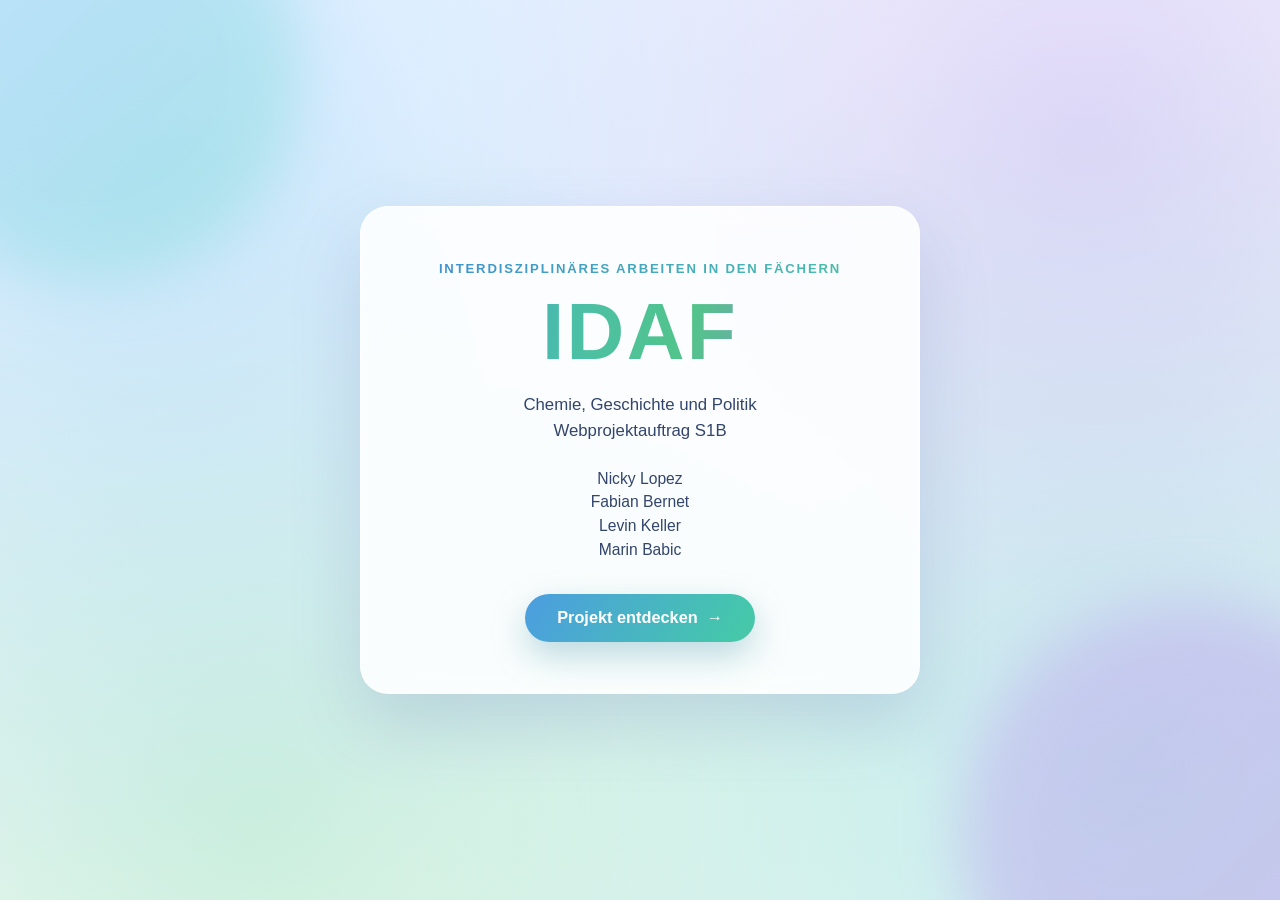
<file: index.html>
<!doctype html>
<html lang="de">
  <head>
    <meta charset="UTF-8" />
    <meta name="viewport" content="width=device-width, initial-scale=1.0" />
    <title>IDAF Chemie &amp; Geschichte und Politik</title>
    <link rel="stylesheet" href="styles.css" />
  </head>
  <body class="landing-page">
    <main class="landing">
      <div class="landing-card">
        <p class="landing-kicker">Interdisziplinäres Arbeiten in den Fächern</p>
        <h1 class="landing-title">IDAF</h1>
        <p class="landing-subtitle">
          Chemie, Geschichte und Politik<br />
          Webprojektauftrag S1B
        </p>

        <div class="landing-spacer"></div>

        <ul class="landing-team">
          <li>Nicky Lopez</li>
          <li>Fabian Bernet</li>
          <li>Levin Keller</li>
          <li>Marin Babic</li>
        </ul>

        <a class="start-button" href="bereiche.html">
          Projekt entdecken
          <span class="start-button-arrow" aria-hidden="true">→</span>
        </a>
      </div>
    </main>
  </body>
</html>
</file>
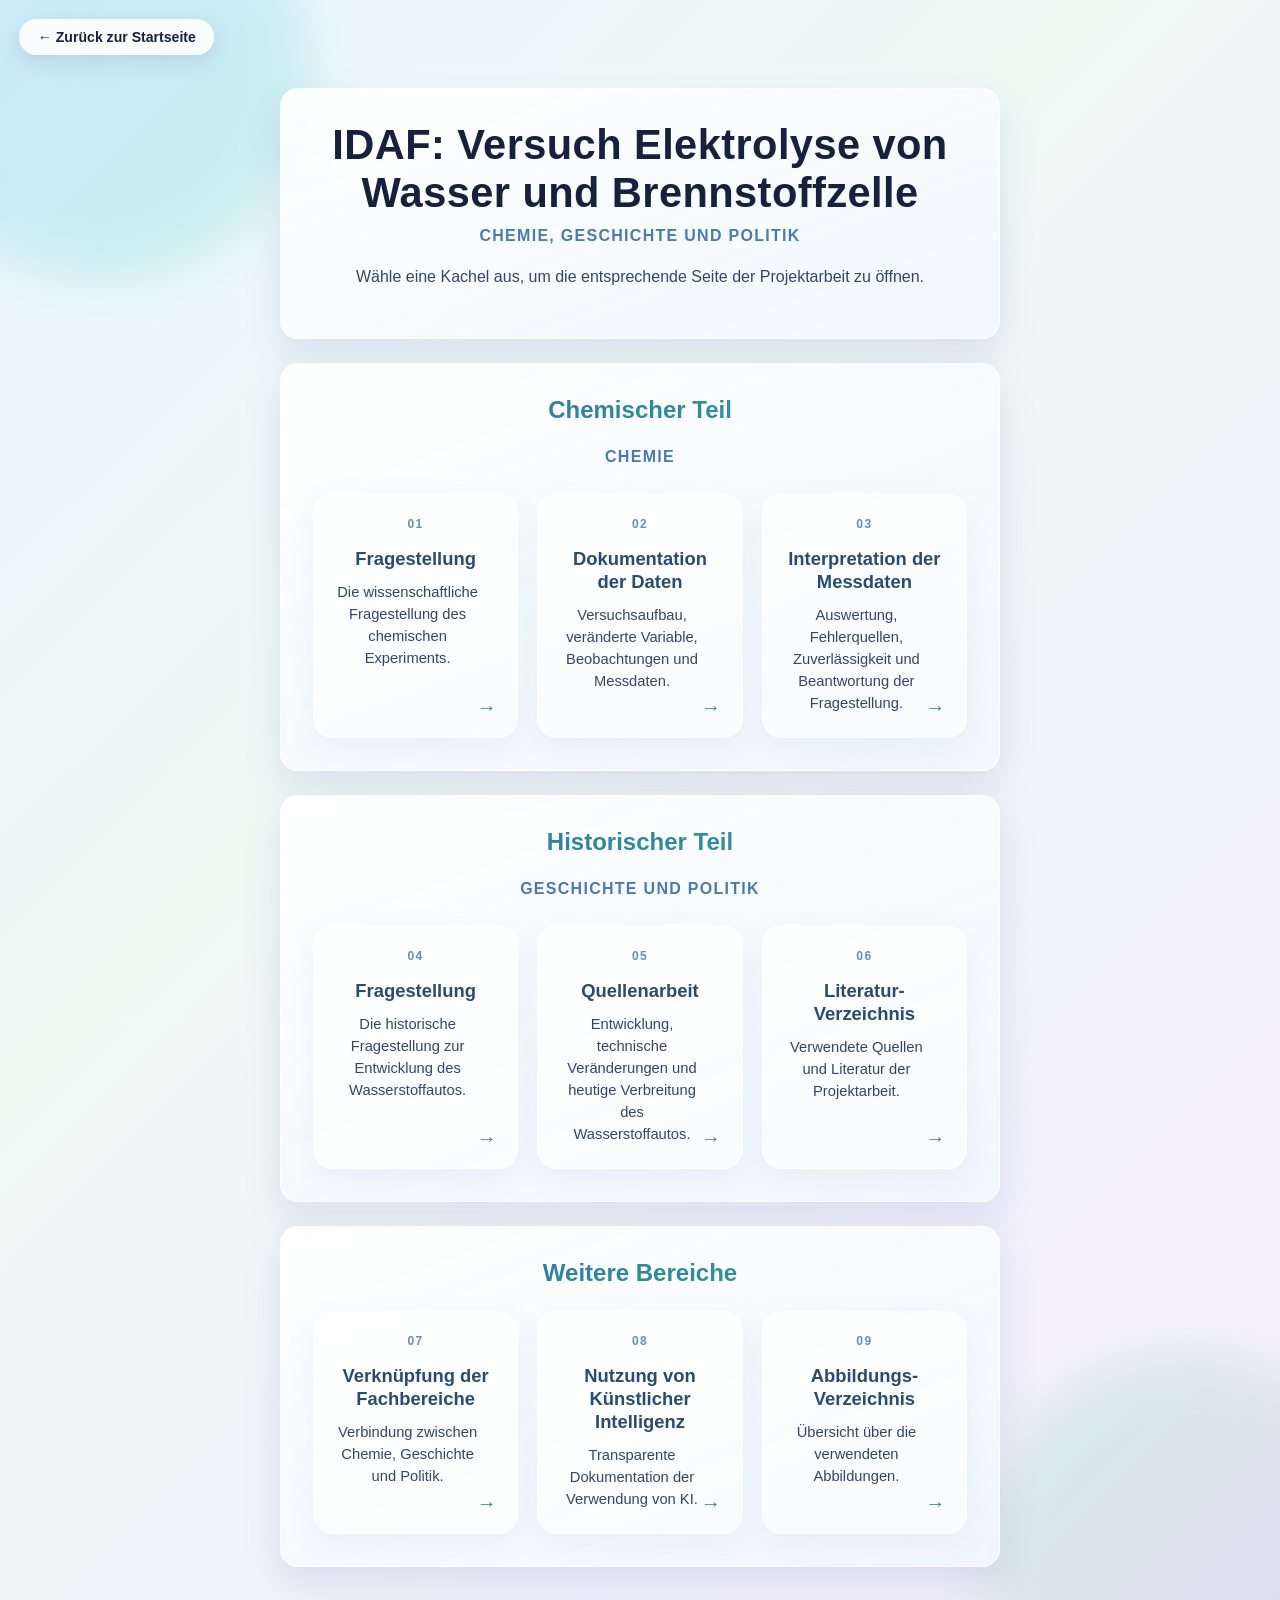
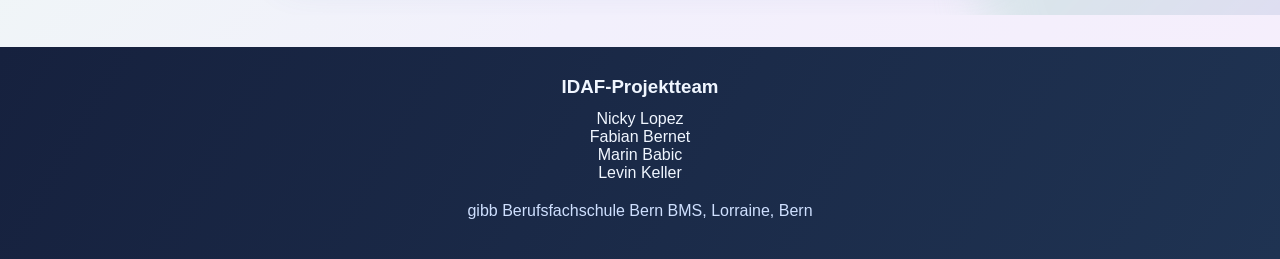
<file: bereiche.html>
<!doctype html>
<html lang="de">
<head>
  <meta charset="UTF-8" />
  <meta name="viewport" content="width=device-width, initial-scale=1.0" />
  <title>IDAF – Bereiche</title>
  <link rel="stylesheet" href="styles.css" />
</head>

<body class="content-page">
<a class="back-link" href="index.html">&larr; Zurück zur Startseite</a>

<main>
  <div class="content">

    <section class="card">
      <h1>IDAF: Versuch Elektrolyse von Wasser und Brennstoffzelle</h1>

      <p class="subtitle">
        Chemie, Geschichte und Politik
      </p>

      <p class="centered">
        Wähle eine Kachel aus, um die entsprechende Seite der
        Projektarbeit zu öffnen.
      </p>
    </section>


    <section class="card">
      <h2>Chemischer Teil</h2>
      <p class="subtitle">Chemie</p>

      <div class="topic-grid">

        <a class="topic-card" href="bereiche/chemie-fragestellung.html">
          <span class="topic-number">01</span>
          <h3>Fragestellung</h3>
          <p>
            Die wissenschaftliche Fragestellung des chemischen Experiments.
          </p>
          <span class="topic-arrow">→</span>
        </a>

        <a class="topic-card" href="bereiche/chemie-dokumentation.html">
          <span class="topic-number">02</span>
          <h3>Dokumentation der Daten</h3>
          <p>
            Versuchsaufbau, veränderte Variable, Beobachtungen und
            Messdaten.
          </p>
          <span class="topic-arrow">→</span>
        </a>

        <a class="topic-card" href="bereiche/chemie-interpretation.html">
          <span class="topic-number">03</span>
          <h3>Interpretation der Messdaten</h3>
          <p>
            Auswertung, Fehlerquellen, Zuverlässigkeit und Beantwortung
            der Fragestellung.
          </p>
          <span class="topic-arrow">→</span>
        </a>

      </div>
    </section>


    <section class="card">
      <h2>Historischer Teil</h2>
      <p class="subtitle">Geschichte und Politik</p>

      <div class="topic-grid">

        <a class="topic-card" href="bereiche/geschichte-fragestellung.html">
          <span class="topic-number">04</span>
          <h3>Fragestellung</h3>
          <p>
            Die historische Fragestellung zur Entwicklung des
            Wasserstoffautos.
          </p>
          <span class="topic-arrow">→</span>
        </a>

        <a class="topic-card" href="bereiche/geschichte-quellenarbeit.html">
          <span class="topic-number">05</span>
          <h3>Quellenarbeit</h3>
          <p>
            Entwicklung, technische Veränderungen und heutige Verbreitung
            des Wasserstoffautos.
          </p>
          <span class="topic-arrow">→</span>
        </a>

        <a class="topic-card" href="bereiche/geschichte-literatur.html">
          <span class="topic-number">06</span>
          <h3>Literatur-Verzeichnis</h3>
          <p>
            Verwendete Quellen und Literatur der Projektarbeit.
          </p>
          <span class="topic-arrow">→</span>
        </a>

      </div>
    </section>


    <section class="card">
      <h2>Weitere Bereiche</h2>

      <div class="topic-grid">

        <a class="topic-card" href="bereiche/verknuepfung.html">
          <span class="topic-number">07</span>
          <h3>Verknüpfung der Fachbereiche</h3>
          <p>
            Verbindung zwischen Chemie, Geschichte und Politik.
          </p>
          <span class="topic-arrow">→</span>
        </a>

        <a class="topic-card" href="bereiche/ki.html">
          <span class="topic-number">08</span>
          <h3>Nutzung von Künstlicher Intelligenz</h3>
          <p>
            Transparente Dokumentation der Verwendung von KI.
          </p>
          <span class="topic-arrow">→</span>
        </a>

        <a class="topic-card" href="bereiche/abbildungsverzeichnis.html">
          <span class="topic-number">09</span>
          <h3>Abbildungs-Verzeichnis</h3>
          <p>
            Übersicht über die verwendeten Abbildungen.
          </p>
          <span class="topic-arrow">→</span>
        </a>

      </div>
    </section>

  </div>
</main>

<footer>
  <h3>IDAF-Projektteam</h3>

  <ul>
    <li>Nicky Lopez</li>
    <li>Fabian Bernet</li>
    <li>Marin Babic</li>
    <li>Levin Keller</li>
  </ul>

  <p>
    gibb Berufsfachschule Bern BMS, Lorraine, Bern
  </p>
</footer>
</body>
</html>
</file>
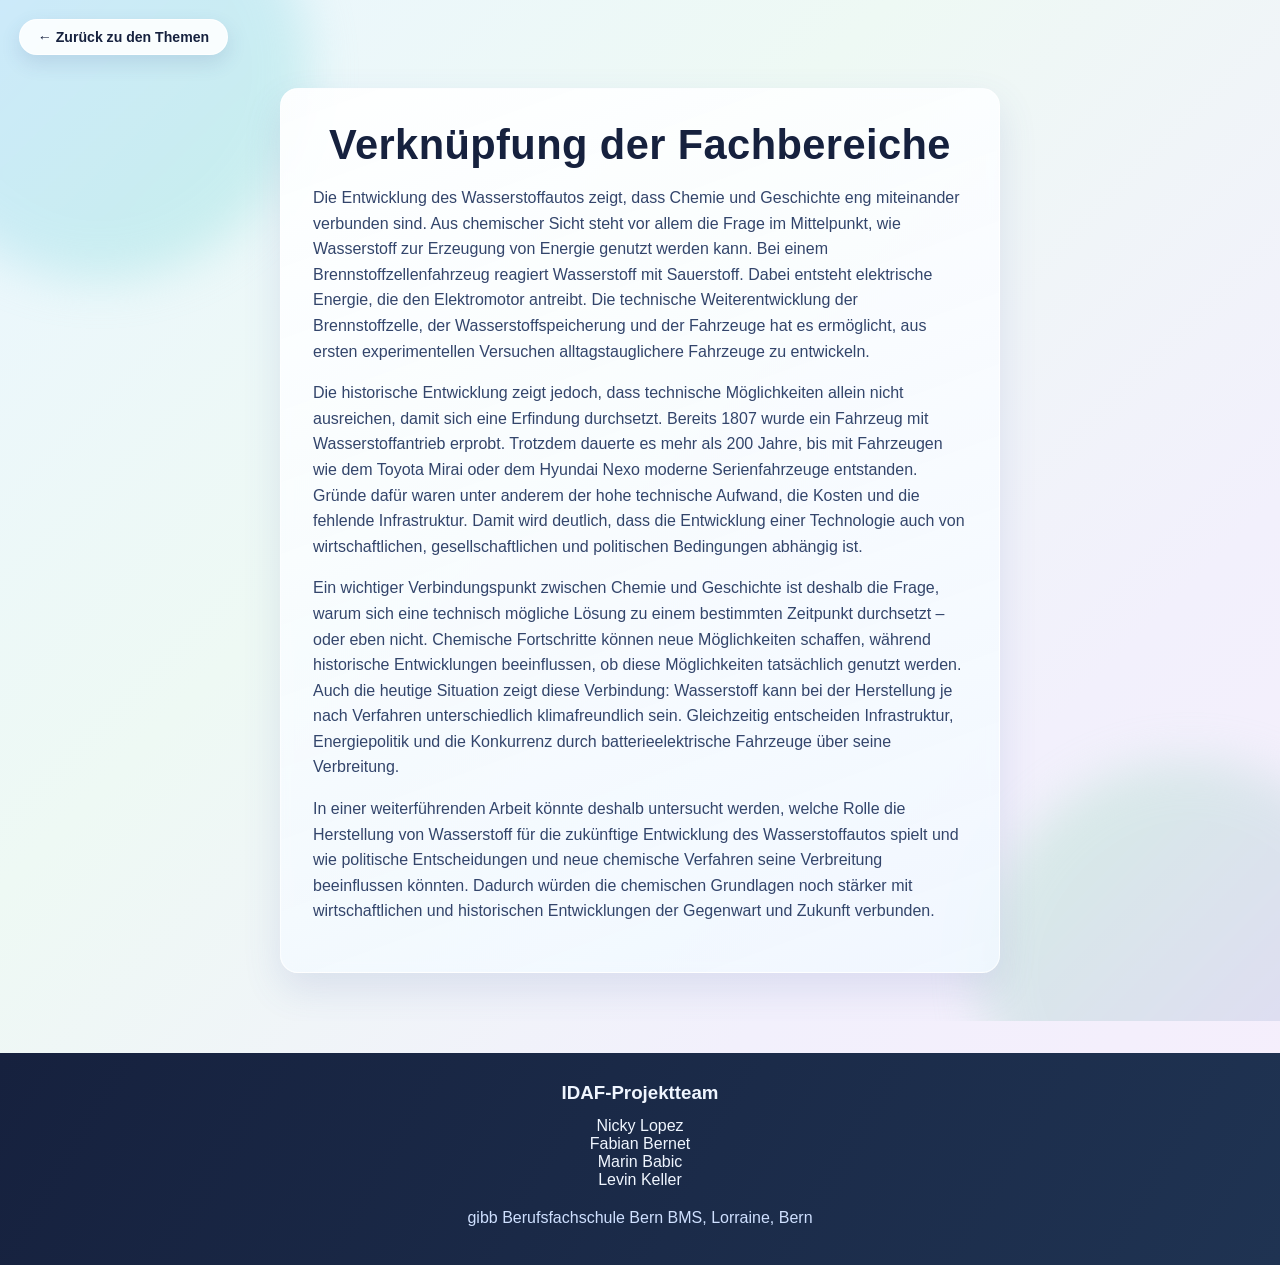
<file: verknuepfung.html>
<!doctype html>
<html lang="de">
<head>
    <meta charset="UTF-8" />
    <meta name="viewport" content="width=device-width, initial-scale=1.0" />
    <title>IDAF – Verknüpfung der Fachbereiche</title>
    <link rel="stylesheet" href="styles.css" />
</head>

<body class="content-page">
<a class="back-link" href="bereiche.html">&larr; Zurück zu den Themen</a>

<main>
    <div class="content">

        <section class="card">
            <h1>Verknüpfung der Fachbereiche</h1>

            <p>
                Die Entwicklung des Wasserstoffautos zeigt, dass Chemie und
                Geschichte eng miteinander verbunden sind. Aus chemischer Sicht
                steht vor allem die Frage im Mittelpunkt, wie Wasserstoff zur
                Erzeugung von Energie genutzt werden kann. Bei einem
                Brennstoffzellenfahrzeug reagiert Wasserstoff mit Sauerstoff. Dabei
                entsteht elektrische Energie, die den Elektromotor antreibt. Die
                technische Weiterentwicklung der Brennstoffzelle, der
                Wasserstoffspeicherung und der Fahrzeuge hat es ermöglicht, aus
                ersten experimentellen Versuchen alltagstauglichere Fahrzeuge zu
                entwickeln.
            </p>

            <p>
                Die historische Entwicklung zeigt jedoch, dass technische
                Möglichkeiten allein nicht ausreichen, damit sich eine Erfindung
                durchsetzt. Bereits 1807 wurde ein Fahrzeug mit Wasserstoffantrieb
                erprobt. Trotzdem dauerte es mehr als 200 Jahre, bis mit
                Fahrzeugen wie dem Toyota Mirai oder dem Hyundai Nexo moderne
                Serienfahrzeuge entstanden. Gründe dafür waren unter anderem der
                hohe technische Aufwand, die Kosten und die fehlende Infrastruktur.
                Damit wird deutlich, dass die Entwicklung einer Technologie auch von
                wirtschaftlichen, gesellschaftlichen und politischen Bedingungen
                abhängig ist.
            </p>

            <p>
                Ein wichtiger Verbindungspunkt zwischen Chemie und Geschichte ist
                deshalb die Frage, warum sich eine technisch mögliche Lösung zu
                einem bestimmten Zeitpunkt durchsetzt – oder eben nicht. Chemische
                Fortschritte können neue Möglichkeiten schaffen, während historische
                Entwicklungen beeinflussen, ob diese Möglichkeiten tatsächlich
                genutzt werden. Auch die heutige Situation zeigt diese Verbindung:
                Wasserstoff kann bei der Herstellung je nach Verfahren
                unterschiedlich klimafreundlich sein. Gleichzeitig entscheiden
                Infrastruktur, Energiepolitik und die Konkurrenz durch
                batterieelektrische Fahrzeuge über seine Verbreitung.
            </p>

            <p>
                In einer weiterführenden Arbeit könnte deshalb untersucht werden,
                welche Rolle die Herstellung von Wasserstoff für die zukünftige
                Entwicklung des Wasserstoffautos spielt und wie politische
                Entscheidungen und neue chemische Verfahren seine Verbreitung
                beeinflussen könnten. Dadurch würden die chemischen Grundlagen noch
                stärker mit wirtschaftlichen und historischen Entwicklungen der
                Gegenwart und Zukunft verbunden.
            </p>
        </section>

    </div>
</main>

<footer>
    <h3>IDAF-Projektteam</h3>

    <ul>
        <li>Nicky Lopez</li>
        <li>Fabian Bernet</li>
        <li>Marin Babic</li>
        <li>Levin Keller</li>
    </ul>

    <p>
        gibb Berufsfachschule Bern BMS, Lorraine, Bern
    </p>
</footer>
</body>
</html>
</file>
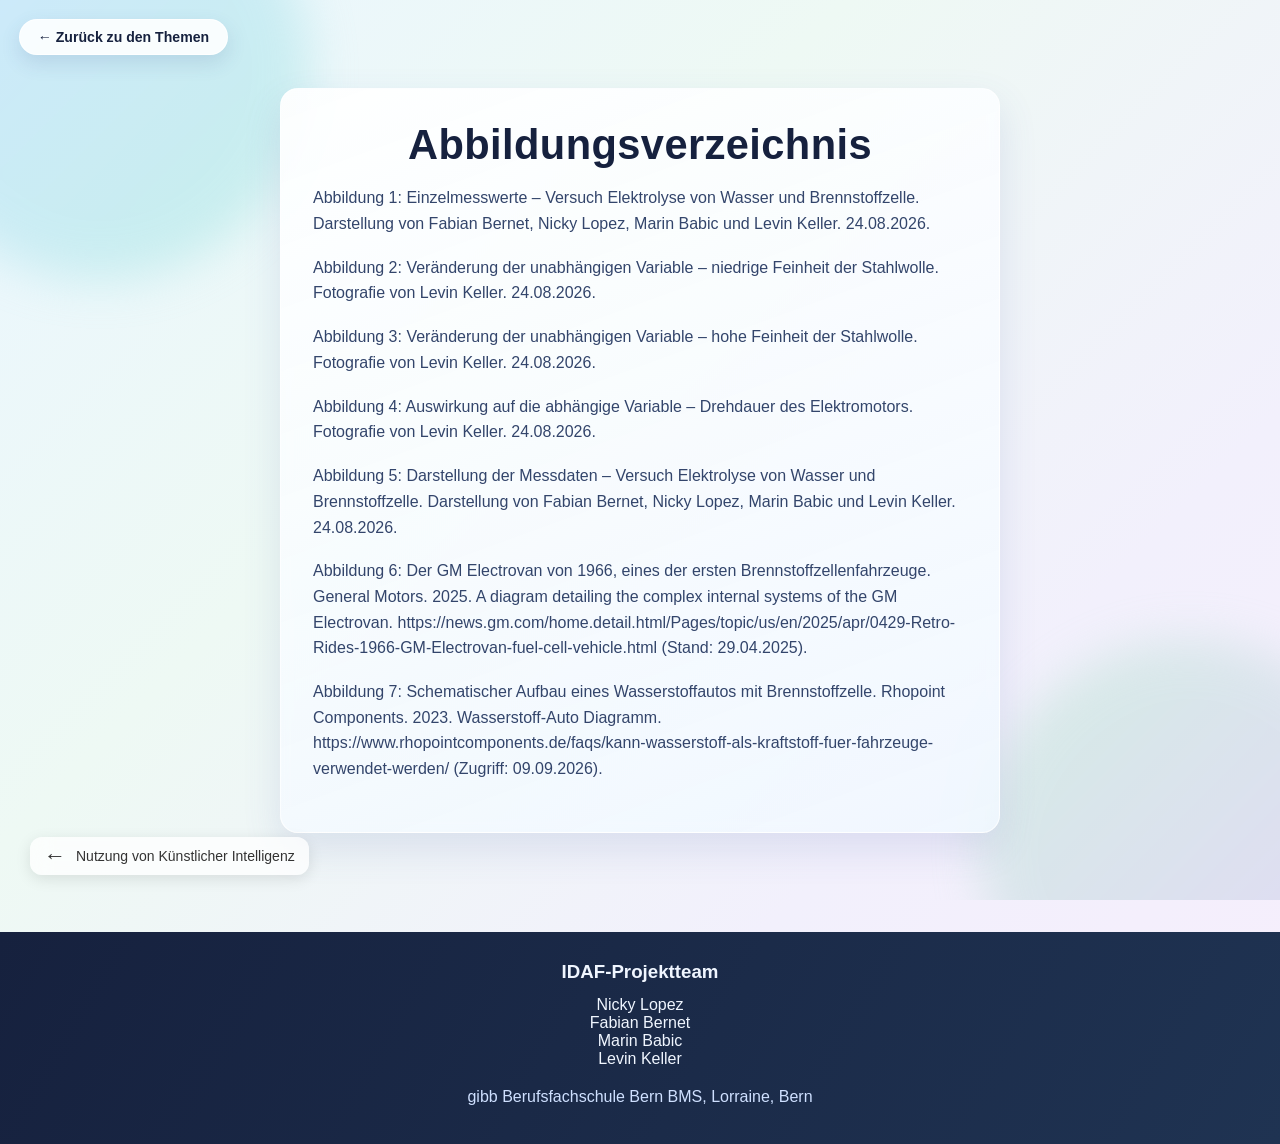
<file: bereiche/abbildungsverzeichnis.html>
<!doctype html>
<html lang="de">
<head>
    <meta charset="UTF-8"/>
    <meta name="viewport" content="width=device-width, initial-scale=1.0"/>
    <title>IDAF – Abbildungsverzeichnis</title>
    <link rel="stylesheet" href="../styles.css"/>
</head>

<body class="content-page">
<a class="back-link" href="../bereiche.html">&larr; Zurück zu den Themen</a>

<main>
    <div class="content">

        <section class="card">
            <h1>Abbildungsverzeichnis</h1>

            <div class="references-text">

                <p>
                    Abbildung 1: Einzelmesswerte – Versuch Elektrolyse von Wasser und Brennstoffzelle. Darstellung von
                    Fabian Bernet, Nicky Lopez, Marin Babic und Levin Keller. 24.08.2026.
                </p>

                <p>
                    Abbildung 2: Veränderung der unabhängigen Variable – niedrige Feinheit der Stahlwolle.
                    Fotografie von Levin Keller. 24.08.2026.
                </p>

                <p>
                    Abbildung 3: Veränderung der unabhängigen Variable – hohe Feinheit der Stahlwolle.
                    Fotografie von Levin Keller. 24.08.2026.
                </p>

                <p>
                    Abbildung 4: Auswirkung auf die abhängige Variable – Drehdauer des Elektromotors.
                    Fotografie von Levin Keller. 24.08.2026.
                </p>

                <p>
                    Abbildung 5: Darstellung der Messdaten – Versuch Elektrolyse von
                    Wasser und Brennstoffzelle. Darstellung von Fabian Bernet, Nicky
                    Lopez, Marin Babic und Levin Keller. 24.08.2026.
                </p>

                <p>
                    Abbildung 6: Der GM Electrovan von 1966, eines der ersten
                    Brennstoffzellenfahrzeuge. General Motors. 2025. A diagram
                    detailing the complex internal systems of the GM Electrovan.
                    https://news.gm.com/home.detail.html/Pages/topic/us/en/2025/apr/0429-Retro-Rides-1966-GM-Electrovan-fuel-cell-vehicle.html
                    (Stand: 29.04.2025).
                </p>

                <p>
                    Abbildung 7: Schematischer Aufbau eines Wasserstoffautos mit Brennstoffzelle. Rhopoint Components.
                    2023. Wasserstoff-Auto Diagramm.
                    https://www.rhopointcomponents.de/faqs/kann-wasserstoff-als-kraftstoff-fuer-fahrzeuge-verwendet-werden/
                    (Zugriff: 09.09.2026).
                </p>

            </div>
        </section>

    </div>

    <div class="page-navigation">
        <a href="ki.html" class="nav-link">
            <span class="nav-arrow">←</span>
            <span>Nutzung von Künstlicher Intelligenz</span>
        </a>
    </div>
</main>

<footer>
    <h3>IDAF-Projektteam</h3>

    <ul>
        <li>Nicky Lopez</li>
        <li>Fabian Bernet</li>
        <li>Marin Babic</li>
        <li>Levin Keller</li>
    </ul>

    <p>
        gibb Berufsfachschule Bern BMS, Lorraine, Bern
    </p>
</footer>
</body>
</html>
</file>
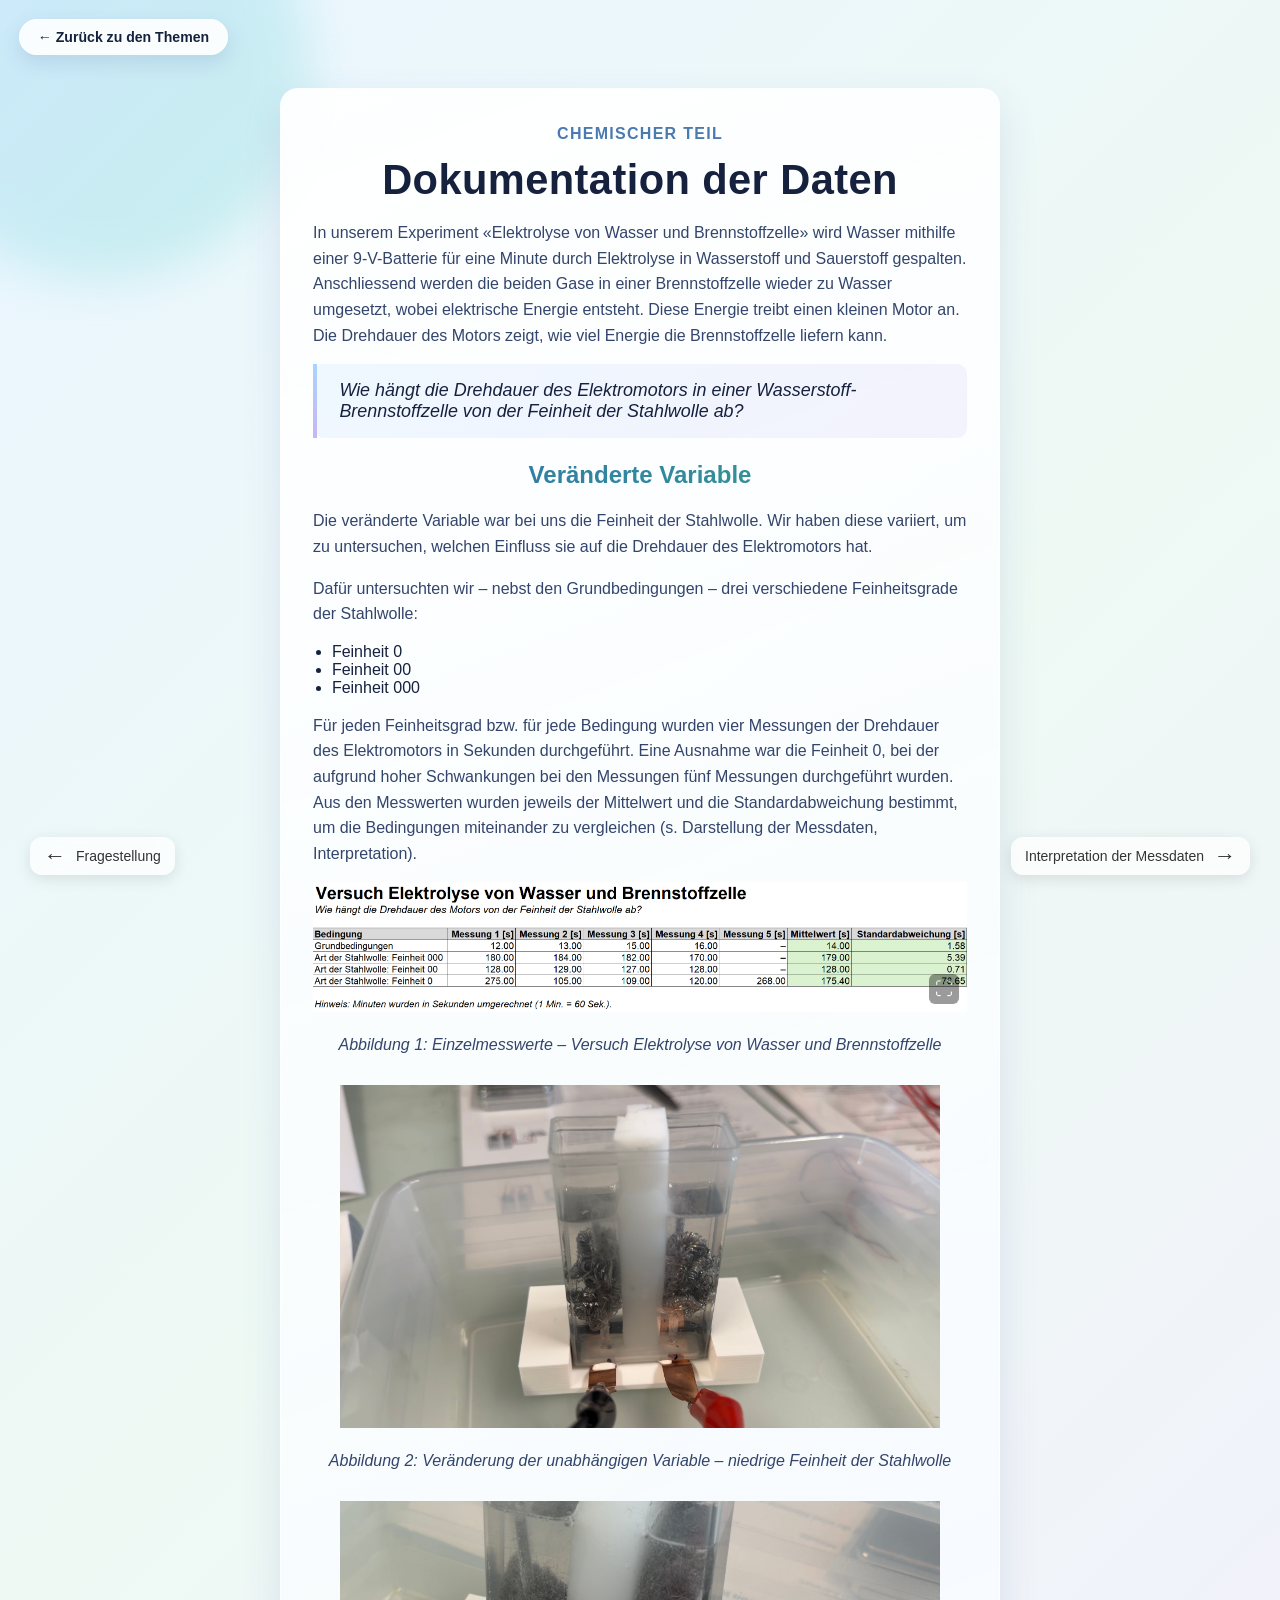
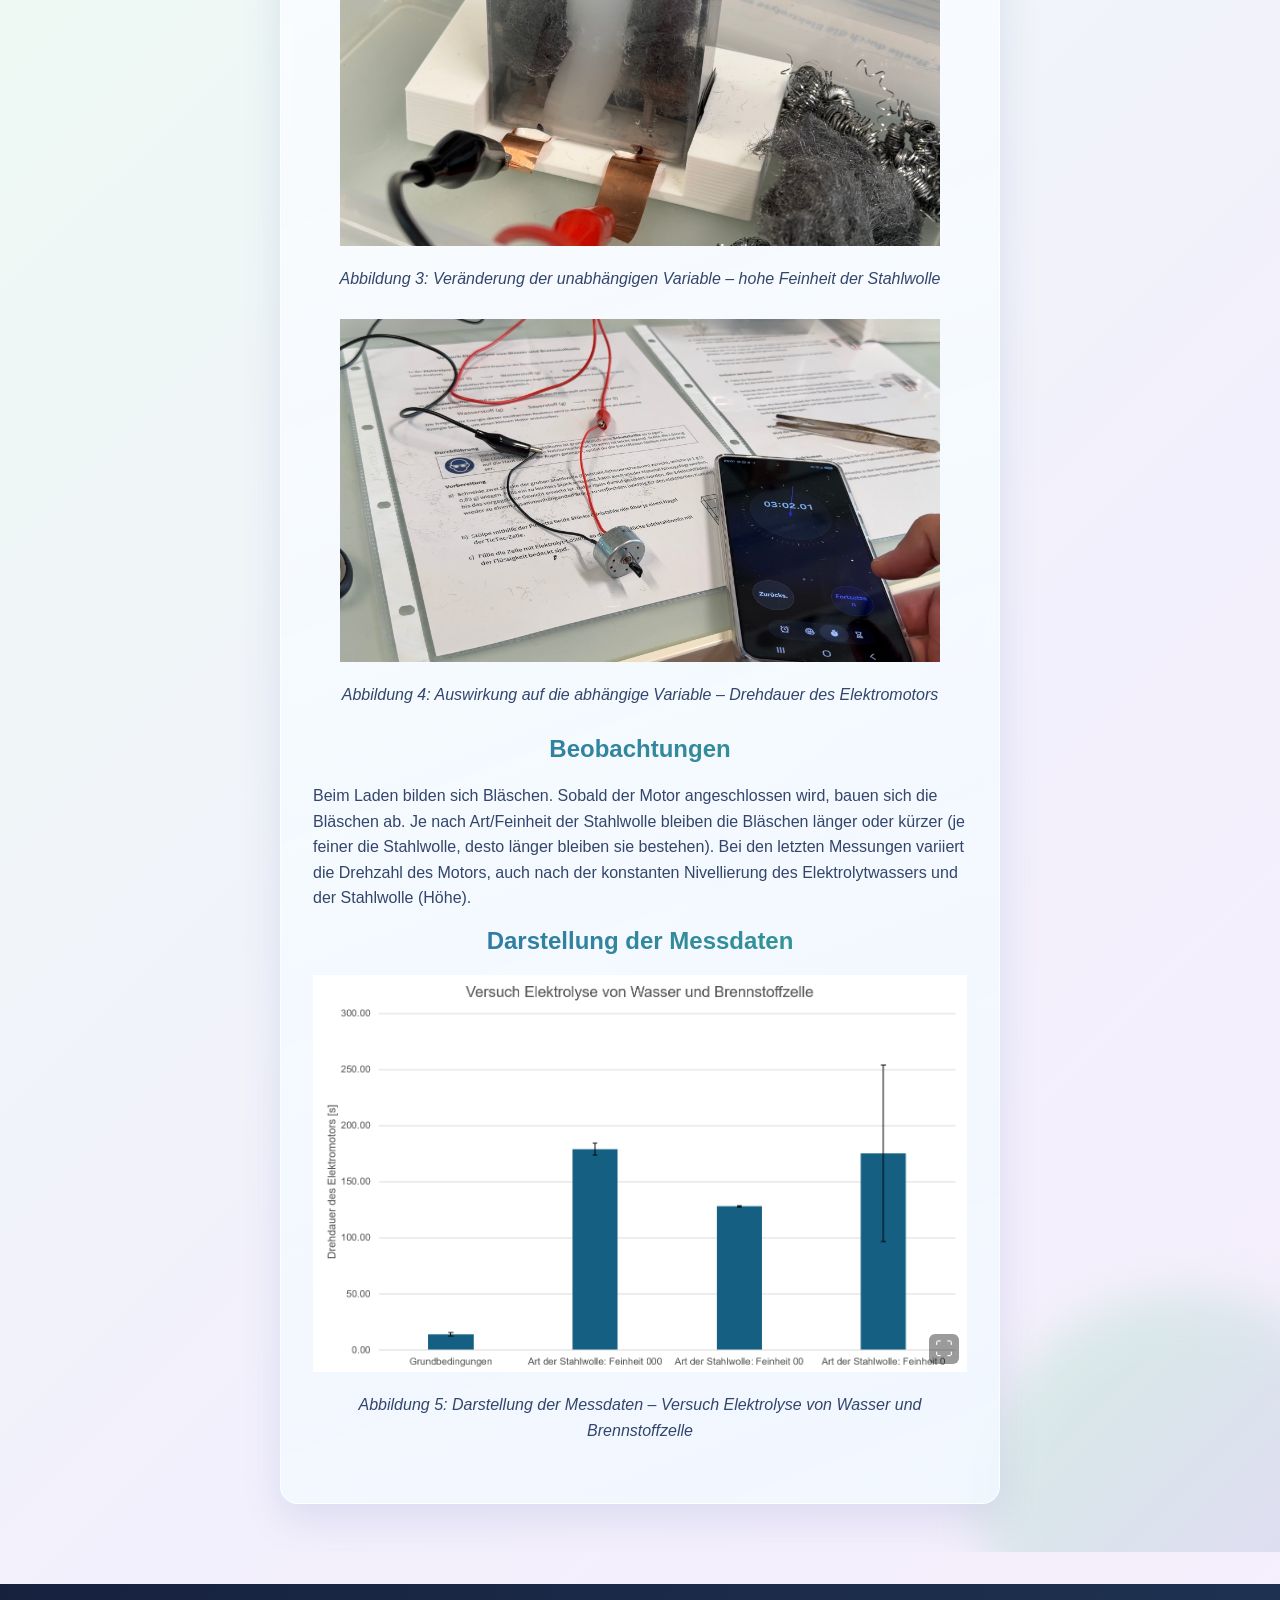
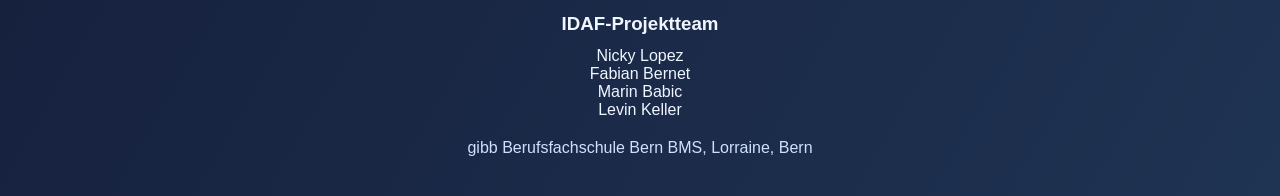
<file: bereiche/chemie-dokumentation.html>
<!doctype html>
<html lang="de">
<head>
    <meta charset="UTF-8"/>
    <meta name="viewport" content="width=device-width, initial-scale=1.0"/>
    <title>IDAF – Chemie – Dokumentation der Daten</title>
    <link rel="stylesheet" href="../styles.css"/>
</head>

<body class="content-page">
<a class="back-link" href="../bereiche.html">&larr; Zurück zu den Themen</a>

<main>
    <div class="content">

        <section class="card">
            <p class="subtitle">Chemischer Teil</p>

            <h1>Dokumentation der Daten</h1>

            <p>
                In unserem Experiment «Elektrolyse von Wasser und Brennstoffzelle» wird Wasser mithilfe einer
                9-V-Batterie für eine Minute durch Elektrolyse in Wasserstoff und Sauerstoff gespalten. Anschliessend
                werden die beiden Gase in einer Brennstoffzelle wieder zu Wasser umgesetzt, wobei elektrische Energie
                entsteht. Diese Energie treibt einen kleinen Motor an. Die Drehdauer des Motors zeigt, wie viel Energie
                die Brennstoffzelle liefern kann.
            </p>

            <blockquote class="question">
                Wie hängt die Drehdauer des Elektromotors in einer
                Wasserstoff-Brennstoffzelle von der Feinheit der Stahlwolle ab?
            </blockquote>

            <h2>Veränderte Variable</h2>

            <p>
                Die veränderte Variable war bei uns die Feinheit der Stahlwolle. Wir haben diese variiert, um zu
                untersuchen, welchen Einfluss sie auf die Drehdauer des Elektromotors hat.
            </p>

            <p>
                Dafür untersuchten wir – nebst den Grundbedingungen – drei verschiedene Feinheitsgrade der Stahlwolle:
            </p>

            <ul class="left">
                <li>Feinheit 0</li>
                <li>Feinheit 00</li>
                <li>Feinheit 000</li>
            </ul>

            <p>
                Für jeden Feinheitsgrad bzw. für jede Bedingung wurden vier Messungen der Drehdauer des Elektromotors in
                Sekunden durchgeführt. Eine Ausnahme war die Feinheit 0, bei der aufgrund hoher Schwankungen bei den
                Messungen fünf Messungen durchgeführt wurden. Aus den Messwerten wurden jeweils der Mittelwert und die
                Standardabweichung bestimmt, um die Bedingungen miteinander zu vergleichen (s. Darstellung der
                Messdaten, Interpretation).
            </p>

            <div class="image-wrapper">
                <img src="../resources/images/chemie_idaf_messdaten.png" alt="Messdaten">

                <a href="../resources/images/chemie_idaf_messdaten.png" target="_blank" rel="noopener"
                   class="image-badge" title="Abbildung gross öffnen">
                    ⛶
                </a>
            </div>

            <p class="caption">
                Abbildung 1: Einzelmesswerte – Versuch Elektrolyse von Wasser und Brennstoffzelle
            </p>

            <img src="../resources/images/chemie_idaf_stahlwolle_nicht_fein.jpg" width="600"
                 alt="Niedrige Feinheit der Stahlwolle">

            <p class="caption">
                Abbildung 2: Veränderung der unabhängigen Variable – niedrige Feinheit der Stahlwolle
            </p>

            <img src="../resources/images/chemie_idaf_stahlwolle_fein.jpg" width="600"
                 alt="Hohe Feinheit der Stahlwolle">

            <p class="caption">
                Abbildung 3: Veränderung der unabhängigen Variable – hohe Feinheit der Stahlwolle
            </p>

            <img src="../resources/images/chemie_idaf_motor.jpg" width="600"
                 alt="Auswirkung auf die abhängige Variable: Drehdauer des Elektromotors">

            <p class="caption">
                Abbildung 4: Auswirkung auf die abhängige Variable – Drehdauer des Elektromotors
            </p>

            <h2>Beobachtungen</h2>

            <p>
                Beim Laden bilden sich Bläschen. Sobald der Motor angeschlossen
                wird, bauen sich die Bläschen ab. Je nach Art/Feinheit der
                Stahlwolle bleiben die Bläschen länger oder kürzer (je feiner die
                Stahlwolle, desto länger bleiben sie bestehen). Bei den letzten
                Messungen variiert die Drehzahl des Motors, auch nach der
                konstanten Nivellierung des Elektrolytwassers und der Stahlwolle
                (Höhe).
            </p>

            <h2>Darstellung der Messdaten</h2>

            <div class="image-wrapper">
                <img src="../resources/images/chemie_idaf_darstellung_messdaten.png" alt="Darstellung der Messdaten">

                <a href="../resources/images/chemie_idaf_darstellung_messdaten.png" target="_blank" rel="noopener"
                   class="image-badge" title="Abbildung gross öffnen">
                    ⛶
                </a>
            </div>

            <p class="caption">
                Abbildung 5: Darstellung der Messdaten – Versuch Elektrolyse von
                Wasser und Brennstoffzelle
            </p>
        </section>
    </div>

    <div class="page-navigation">
        <a href="chemie-fragestellung.html" class="nav-link">
            <span class="nav-arrow">←</span>
            <span>Fragestellung</span>
        </a>

        <a href="chemie-interpretation.html" class="nav-link">
            <span>Interpretation der Messdaten</span>
            <span class="nav-arrow">→</span>
        </a>
    </div>
</main>

<footer>
    <h3>IDAF-Projektteam</h3>

    <ul>
        <li>Nicky Lopez</li>
        <li>Fabian Bernet</li>
        <li>Marin Babic</li>
        <li>Levin Keller</li>
    </ul>

    <p>
        gibb Berufsfachschule Bern BMS, Lorraine, Bern
    </p>
</footer>
</body>
</html>
</file>
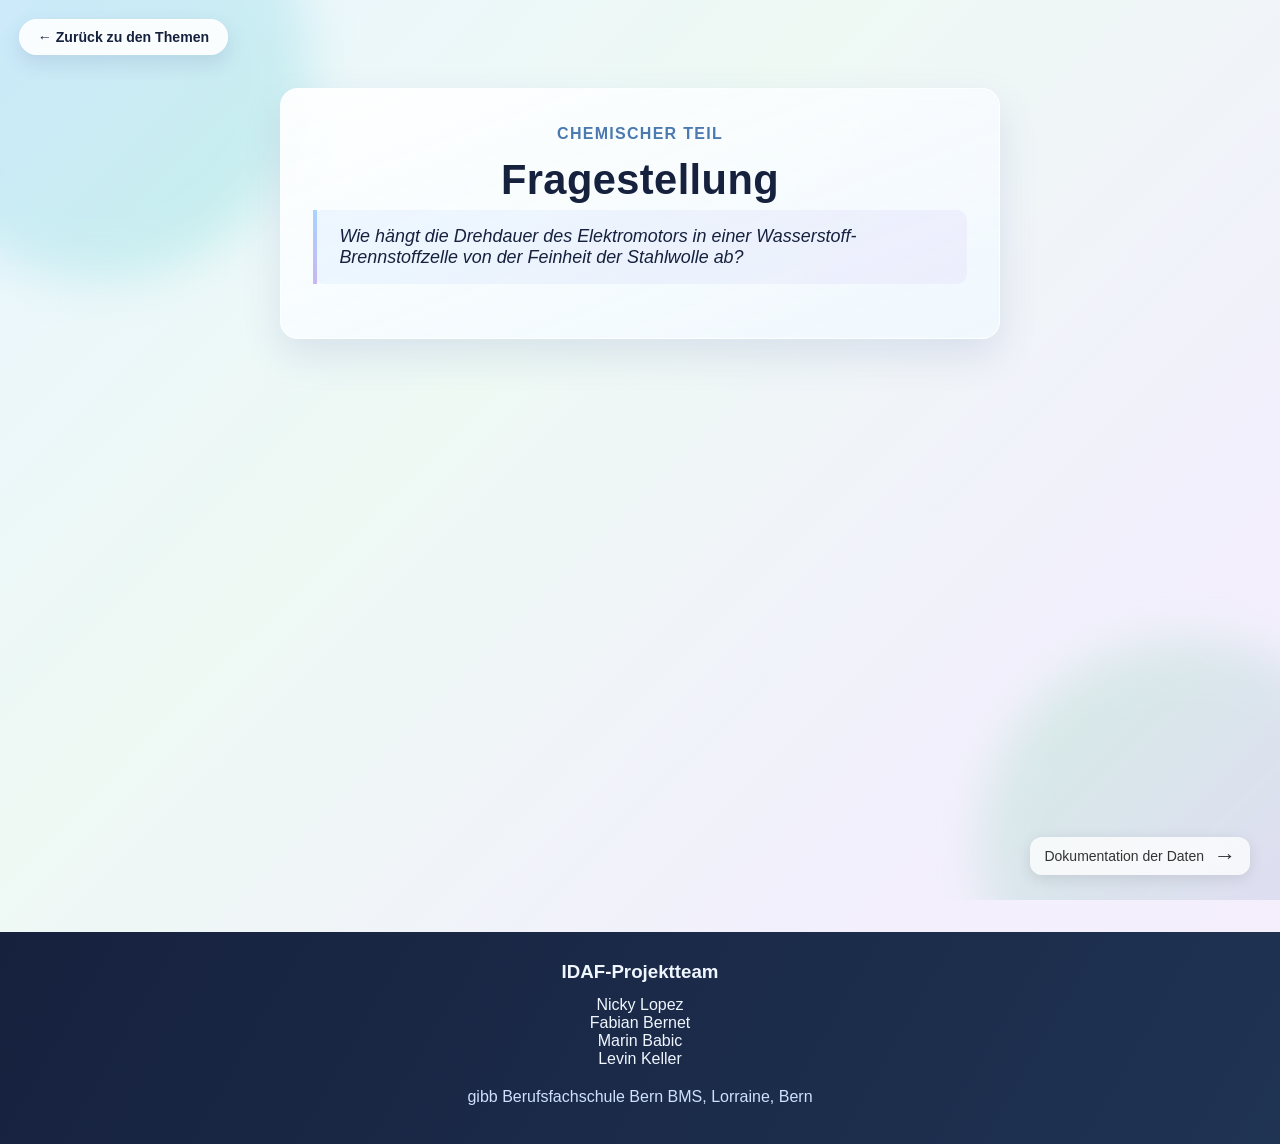
<file: bereiche/chemie-fragestellung.html>
<!doctype html>
<html lang="de">
<head>
    <meta charset="UTF-8"/>
    <meta name="viewport" content="width=device-width, initial-scale=1.0"/>
    <title>IDAF – Chemie – Fragestellung</title>
    <link rel="stylesheet" href="../styles.css"/>
</head>

<body class="content-page">
<a class="back-link" href="../bereiche.html">&larr; Zurück zu den Themen</a>

<main>
    <div class="content">

        <section class="card">
            <p class="subtitle">Chemischer Teil</p>

            <h1>Fragestellung</h1>

            <blockquote class="question">
                Wie hängt die Drehdauer des Elektromotors in einer
                Wasserstoff-Brennstoffzelle von der Feinheit der Stahlwolle ab?
            </blockquote>
        </section>

    </div>

    <div class="page-navigation">
        <div></div>
        <a href="chemie-dokumentation.html" class="nav-link">
            <span>Dokumentation der Daten</span>
            <span class="nav-arrow">→</span>
        </a>
    </div>
</main>

<footer>
    <h3>IDAF-Projektteam</h3>

    <ul>
        <li>Nicky Lopez</li>
        <li>Fabian Bernet</li>
        <li>Marin Babic</li>
        <li>Levin Keller</li>
    </ul>

    <p>
        gibb Berufsfachschule Bern BMS, Lorraine, Bern
    </p>
</footer>
</body>
</html>
</file>
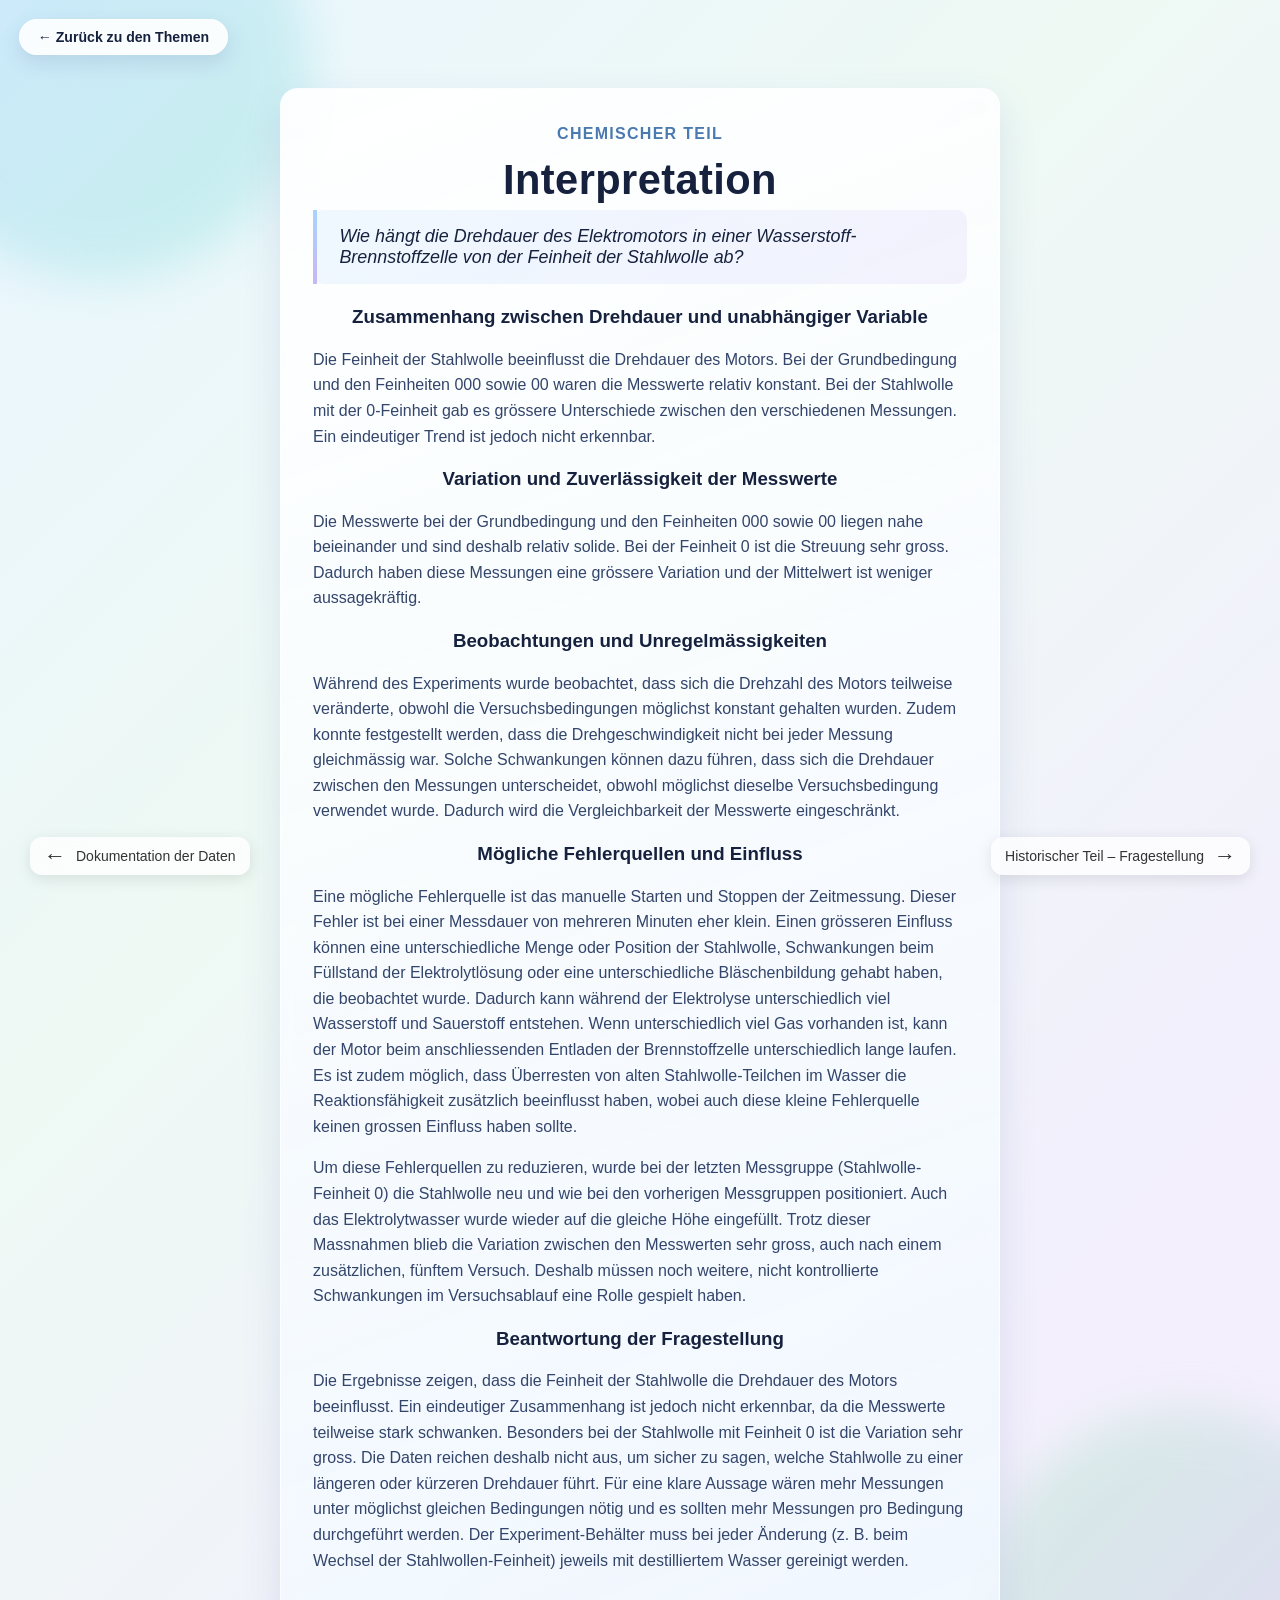
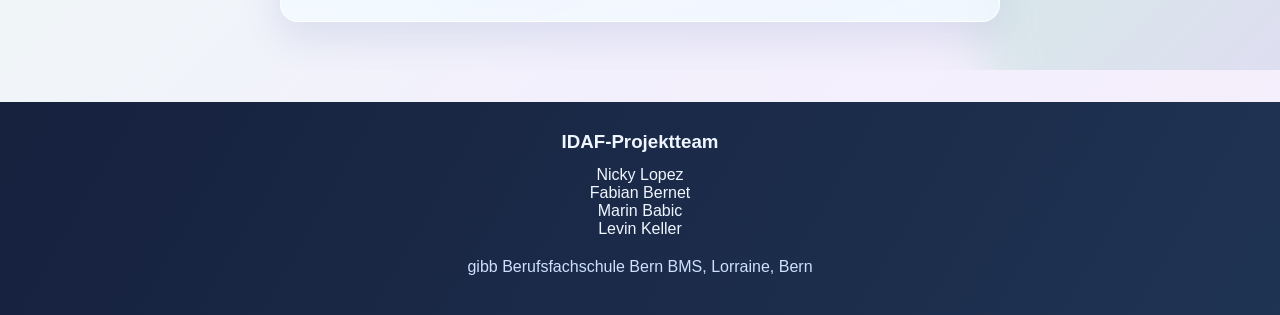
<file: bereiche/chemie-interpretation.html>
<!doctype html>
<html lang="de">
<head>
    <meta charset="UTF-8" />
    <meta name="viewport" content="width=device-width, initial-scale=1.0" />
    <title>IDAF – Chemie – Interpretation</title>
    <link rel="stylesheet" href="../styles.css" />
</head>

<body class="content-page">
<a class="back-link" href="../bereiche.html">&larr; Zurück zu den Themen</a>

<main>
    <div class="content">

        <section class="card">
            <p class="subtitle">Chemischer Teil</p>

            <h1>Interpretation</h1>

            <blockquote class="question">
                Wie hängt die Drehdauer des Elektromotors in einer
                Wasserstoff-Brennstoffzelle von der Feinheit der Stahlwolle ab?
            </blockquote>

            <h3>Zusammenhang zwischen Drehdauer und unabhängiger Variable</h3>

            <p>
                Die Feinheit der Stahlwolle beeinflusst die Drehdauer des Motors.
                Bei der Grundbedingung und den Feinheiten 000 sowie 00 waren die
                Messwerte relativ konstant. Bei der Stahlwolle mit der 0-Feinheit
                gab es grössere Unterschiede zwischen den verschiedenen Messungen.
                Ein eindeutiger Trend ist jedoch nicht erkennbar.
            </p>

            <h3>Variation und Zuverlässigkeit der Messwerte</h3>

            <p>
                Die Messwerte bei der Grundbedingung und den Feinheiten 000 sowie
                00 liegen nahe beieinander und sind deshalb relativ solide. Bei der
                Feinheit 0 ist die Streuung sehr gross. Dadurch haben diese
                Messungen eine grössere Variation und der Mittelwert ist weniger
                aussagekräftig.
            </p>

            <h3>Beobachtungen und Unregelmässigkeiten</h3>

            <p>
                Während des Experiments wurde beobachtet, dass sich die Drehzahl
                des Motors teilweise veränderte, obwohl die Versuchsbedingungen
                möglichst konstant gehalten wurden. Zudem konnte festgestellt
                werden, dass die Drehgeschwindigkeit nicht bei jeder Messung
                gleichmässig war. Solche Schwankungen können dazu führen, dass sich
                die Drehdauer zwischen den Messungen unterscheidet, obwohl möglichst
                dieselbe Versuchsbedingung verwendet wurde. Dadurch wird die
                Vergleichbarkeit der Messwerte eingeschränkt.
            </p>

            <h3>Mögliche Fehlerquellen und Einfluss</h3>

            <p>
                Eine mögliche Fehlerquelle ist das manuelle Starten und Stoppen der
                Zeitmessung. Dieser Fehler ist bei einer Messdauer von mehreren
                Minuten eher klein. Einen grösseren Einfluss können eine
                unterschiedliche Menge oder Position der Stahlwolle, Schwankungen
                beim Füllstand der Elektrolytlösung oder eine unterschiedliche
                Bläschenbildung gehabt haben, die beobachtet wurde. Dadurch kann
                während der Elektrolyse unterschiedlich viel Wasserstoff und
                Sauerstoff entstehen. Wenn unterschiedlich viel Gas vorhanden ist,
                kann der Motor beim anschliessenden Entladen der Brennstoffzelle
                unterschiedlich lange laufen. Es ist zudem möglich, dass
                Überresten von alten Stahlwolle-Teilchen im Wasser die
                Reaktionsfähigkeit zusätzlich beeinflusst haben, wobei auch diese
                kleine Fehlerquelle keinen grossen Einfluss haben sollte.
            </p>

            <p>
                Um diese Fehlerquellen zu reduzieren, wurde bei der letzten
                Messgruppe (Stahlwolle-Feinheit 0) die Stahlwolle neu und wie bei den
                vorherigen Messgruppen positioniert. Auch das Elektrolytwasser wurde
                wieder auf die gleiche Höhe eingefüllt. Trotz dieser Massnahmen
                blieb die Variation zwischen den Messwerten sehr gross, auch nach
                einem zusätzlichen, fünftem Versuch. Deshalb müssen noch weitere,
                nicht kontrollierte Schwankungen im Versuchsablauf eine Rolle
                gespielt haben.
            </p>

            <h3>Beantwortung der Fragestellung</h3>

            <p>
                Die Ergebnisse zeigen, dass die Feinheit der Stahlwolle die
                Drehdauer des Motors beeinflusst. Ein eindeutiger Zusammenhang ist
                jedoch nicht erkennbar, da die Messwerte teilweise stark schwanken.
                Besonders bei der Stahlwolle mit Feinheit 0 ist die Variation sehr
                gross. Die Daten reichen deshalb nicht aus, um sicher zu sagen,
                welche Stahlwolle zu einer längeren oder kürzeren Drehdauer führt.
                Für eine klare Aussage wären mehr Messungen unter möglichst gleichen
                Bedingungen nötig und es sollten mehr Messungen pro Bedingung
                durchgeführt werden. Der Experiment-Behälter muss bei jeder Änderung
                (z. B. beim Wechsel der Stahlwollen-Feinheit) jeweils mit
                destilliertem Wasser gereinigt werden.
            </p>

        </section>

    </div>

    <div class="page-navigation">
        <a href="chemie-dokumentation.html" class="nav-link">
            <span class="nav-arrow">←</span>
            <span>Dokumentation der Daten</span>
        </a>

        <a href="geschichte-fragestellung.html" class="nav-link">
            <span>Historischer Teil – Fragestellung</span>
            <span class="nav-arrow">→</span>
        </a>
    </div>
</main>

<footer>
    <h3>IDAF-Projektteam</h3>

    <ul>
        <li>Nicky Lopez</li>
        <li>Fabian Bernet</li>
        <li>Marin Babic</li>
        <li>Levin Keller</li>
    </ul>

    <p>
        gibb Berufsfachschule Bern BMS, Lorraine, Bern
    </p>
</footer>
</body>
</html>
</file>
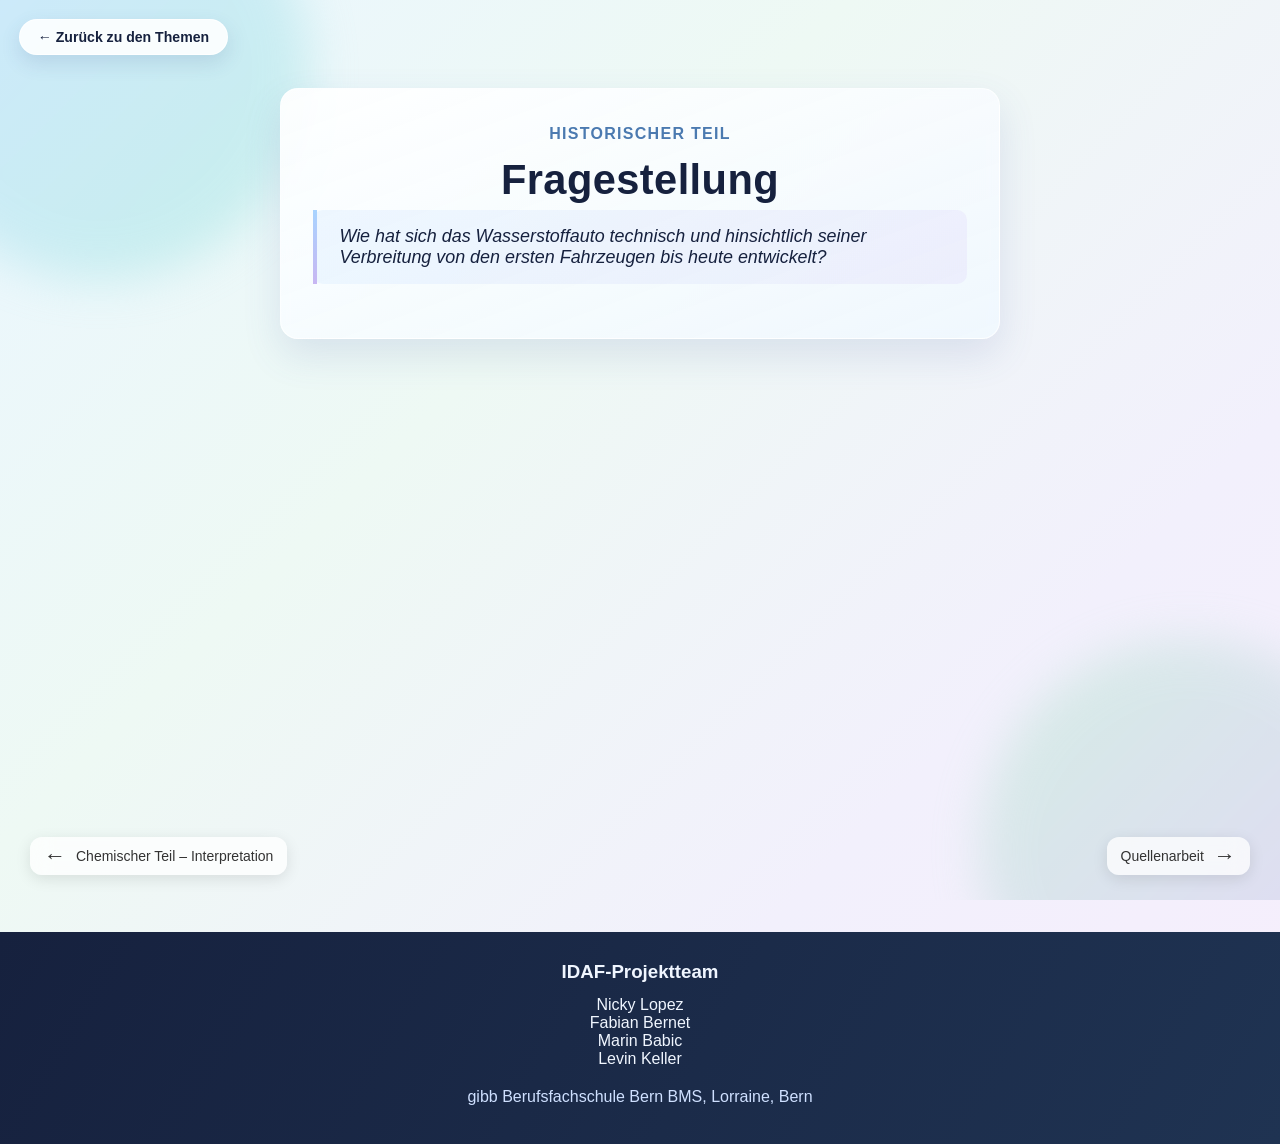
<file: bereiche/geschichte-fragestellung.html>
<!doctype html>
<html lang="de">
<head>
    <meta charset="UTF-8" />
    <meta name="viewport" content="width=device-width, initial-scale=1.0" />
    <title>IDAF – Geschichte &amp; Politik – Fragestellung</title>
    <link rel="stylesheet" href="../styles.css" />
</head>

<body class="content-page">
<a class="back-link" href="../bereiche.html">&larr; Zurück zu den Themen</a>

<main>
    <div class="content">

        <section class="card">
            <p class="subtitle">Historischer Teil</p>

            <h1>Fragestellung</h1>

            <blockquote class="question">
                Wie hat sich das Wasserstoffauto technisch und hinsichtlich seiner
                Verbreitung von den ersten Fahrzeugen bis heute entwickelt?
            </blockquote>
        </section>

    </div>

    <div class="page-navigation">
        <a href="chemie-interpretation.html" class="nav-link">
            <span class="nav-arrow">←</span>
            <span>Chemischer Teil – Interpretation</span>
        </a>

        <a href="geschichte-quellenarbeit.html" class="nav-link">
            <span>Quellenarbeit</span>
            <span class="nav-arrow">→</span>
        </a>
    </div>
</main>

<footer>
    <h3>IDAF-Projektteam</h3>

    <ul>
        <li>Nicky Lopez</li>
        <li>Fabian Bernet</li>
        <li>Marin Babic</li>
        <li>Levin Keller</li>
    </ul>

    <p>
        gibb Berufsfachschule Bern BMS, Lorraine, Bern
    </p>
</footer>
</body>
</html>
</file>
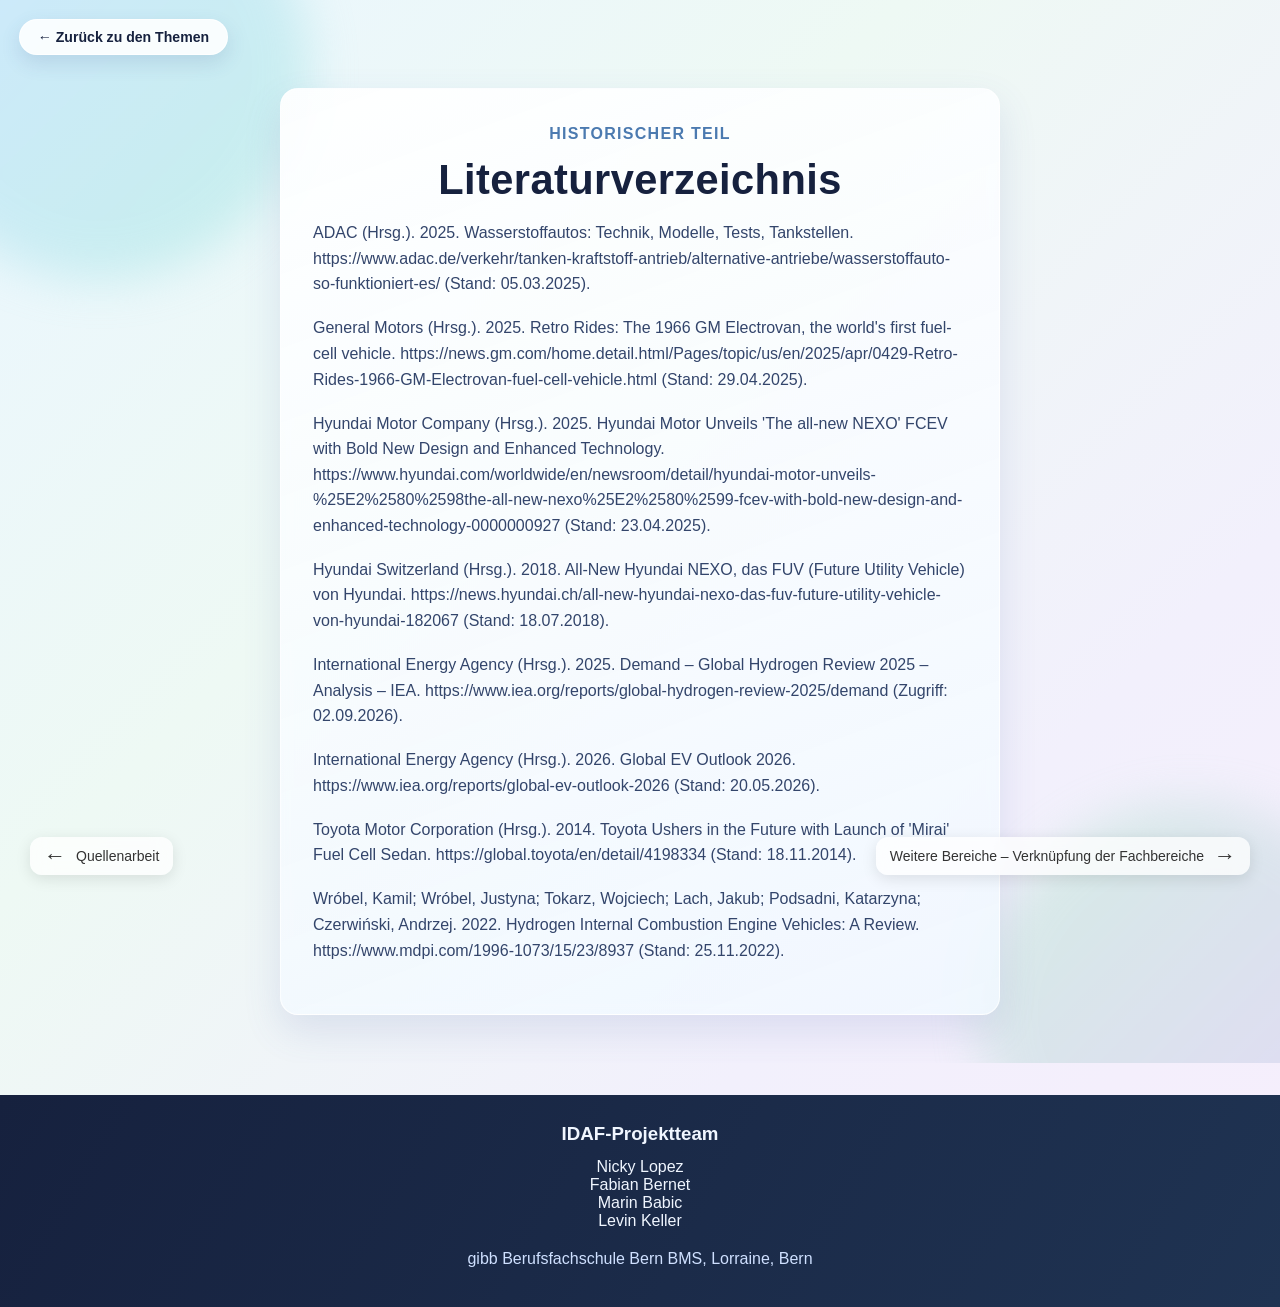
<file: bereiche/geschichte-literatur.html>
<!doctype html>
<html lang="de">
<head>
    <meta charset="UTF-8" />
    <meta name="viewport" content="width=device-width, initial-scale=1.0" />
    <title>IDAF – Literaturverzeichnis</title>
    <link rel="stylesheet" href="../styles.css" />
</head>

<body class="content-page">
<a class="back-link" href="../bereiche.html">&larr; Zurück zu den Themen</a>

<main>
    <div class="content">

        <section class="card">
            <p class="subtitle">Historischer Teil</p>

            <h1>Literaturverzeichnis</h1>

            <div class="references-text">

                <p>
                    ADAC (Hrsg.). 2025. Wasserstoffautos: Technik, Modelle, Tests,
                    Tankstellen.
                    https://www.adac.de/verkehr/tanken-kraftstoff-antrieb/alternative-antriebe/wasserstoffauto-so-funktioniert-es/
                    (Stand: 05.03.2025).
                </p>

                <p>
                    General Motors (Hrsg.). 2025. Retro Rides: The 1966 GM
                    Electrovan, the world's first fuel-cell vehicle.
                    https://news.gm.com/home.detail.html/Pages/topic/us/en/2025/apr/0429-Retro-Rides-1966-GM-Electrovan-fuel-cell-vehicle.html
                    (Stand: 29.04.2025).
                </p>

                <p>
                    Hyundai Motor Company (Hrsg.). 2025. Hyundai Motor Unveils 'The
                    all-new NEXO' FCEV with Bold New Design and Enhanced Technology.
                    https://www.hyundai.com/worldwide/en/newsroom/detail/hyundai-motor-unveils-%25E2%2580%2598the-all-new-nexo%25E2%2580%2599-fcev-with-bold-new-design-and-enhanced-technology-0000000927
                    (Stand: 23.04.2025).
                </p>

                <p>
                    Hyundai Switzerland (Hrsg.). 2018. All-New Hyundai NEXO, das FUV
                    (Future Utility Vehicle) von Hyundai.
                    https://news.hyundai.ch/all-new-hyundai-nexo-das-fuv-future-utility-vehicle-von-hyundai-182067
                    (Stand: 18.07.2018).
                </p>

                <p>
                    International Energy Agency (Hrsg.). 2025. Demand – Global
                    Hydrogen Review 2025 – Analysis – IEA.
                    https://www.iea.org/reports/global-hydrogen-review-2025/demand
                    (Zugriff: 02.09.2026).
                </p>

                <p>
                    International Energy Agency (Hrsg.). 2026. Global EV Outlook
                    2026.
                    https://www.iea.org/reports/global-ev-outlook-2026
                    (Stand: 20.05.2026).
                </p>

                <p>
                    Toyota Motor Corporation (Hrsg.). 2014. Toyota Ushers in the
                    Future with Launch of 'Mirai' Fuel Cell Sedan.
                    https://global.toyota/en/detail/4198334
                    (Stand: 18.11.2014).
                </p>

                <p>
                    Wróbel, Kamil; Wróbel, Justyna; Tokarz, Wojciech; Lach, Jakub;
                    Podsadni, Katarzyna; Czerwiński, Andrzej. 2022. Hydrogen
                    Internal Combustion Engine Vehicles: A Review.
                    https://www.mdpi.com/1996-1073/15/23/8937
                    (Stand: 25.11.2022).
                </p>

            </div>
        </section>

    </div>

    <div class="page-navigation">
        <a href="geschichte-quellenarbeit.html" class="nav-link">
            <span class="nav-arrow">←</span>
            <span>Quellenarbeit</span>
        </a>

        <a href="verknuepfung.html" class="nav-link">
            <span>Weitere Bereiche – Verknüpfung der Fachbereiche</span>
            <span class="nav-arrow">→</span>
        </a>
    </div>
</main>

<footer>
    <h3>IDAF-Projektteam</h3>

    <ul>
        <li>Nicky Lopez</li>
        <li>Fabian Bernet</li>
        <li>Marin Babic</li>
        <li>Levin Keller</li>
    </ul>

    <p>
        gibb Berufsfachschule Bern BMS, Lorraine, Bern
    </p>
</footer>
</body>
</html>
</file>
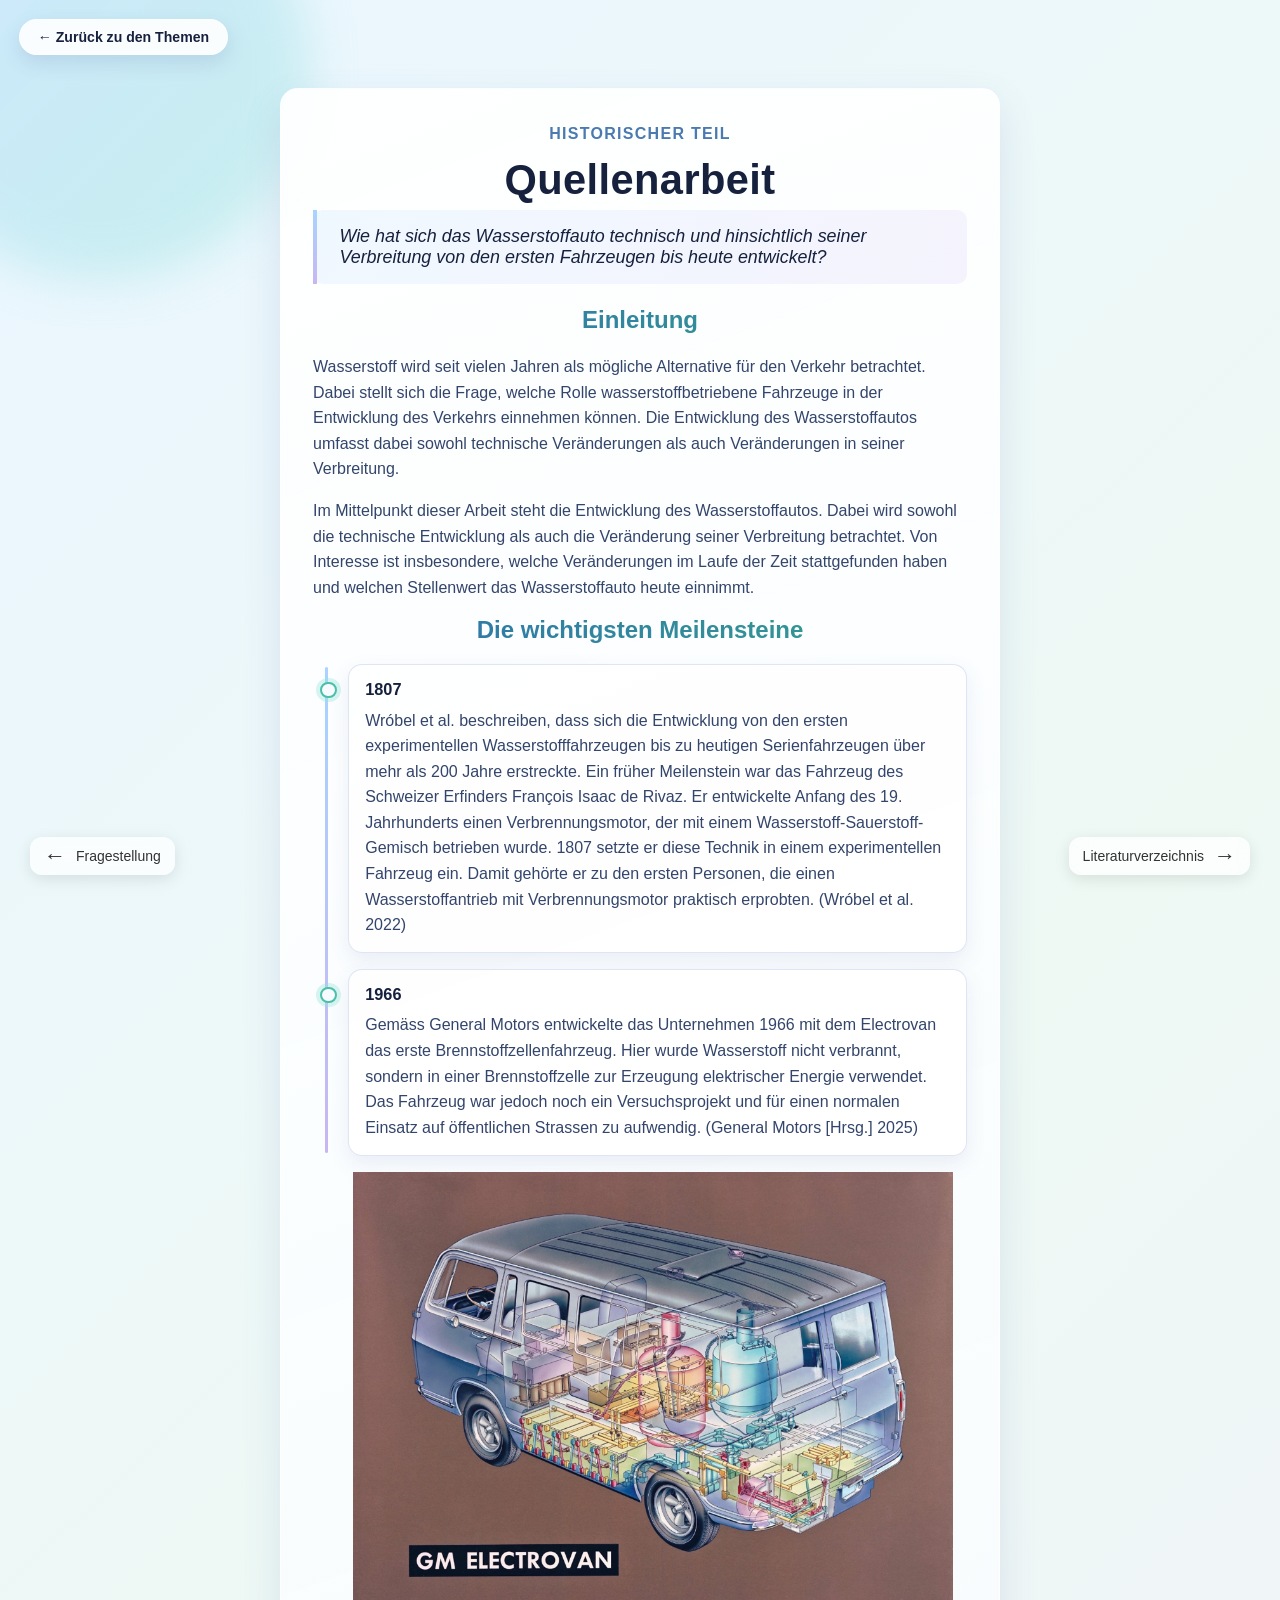
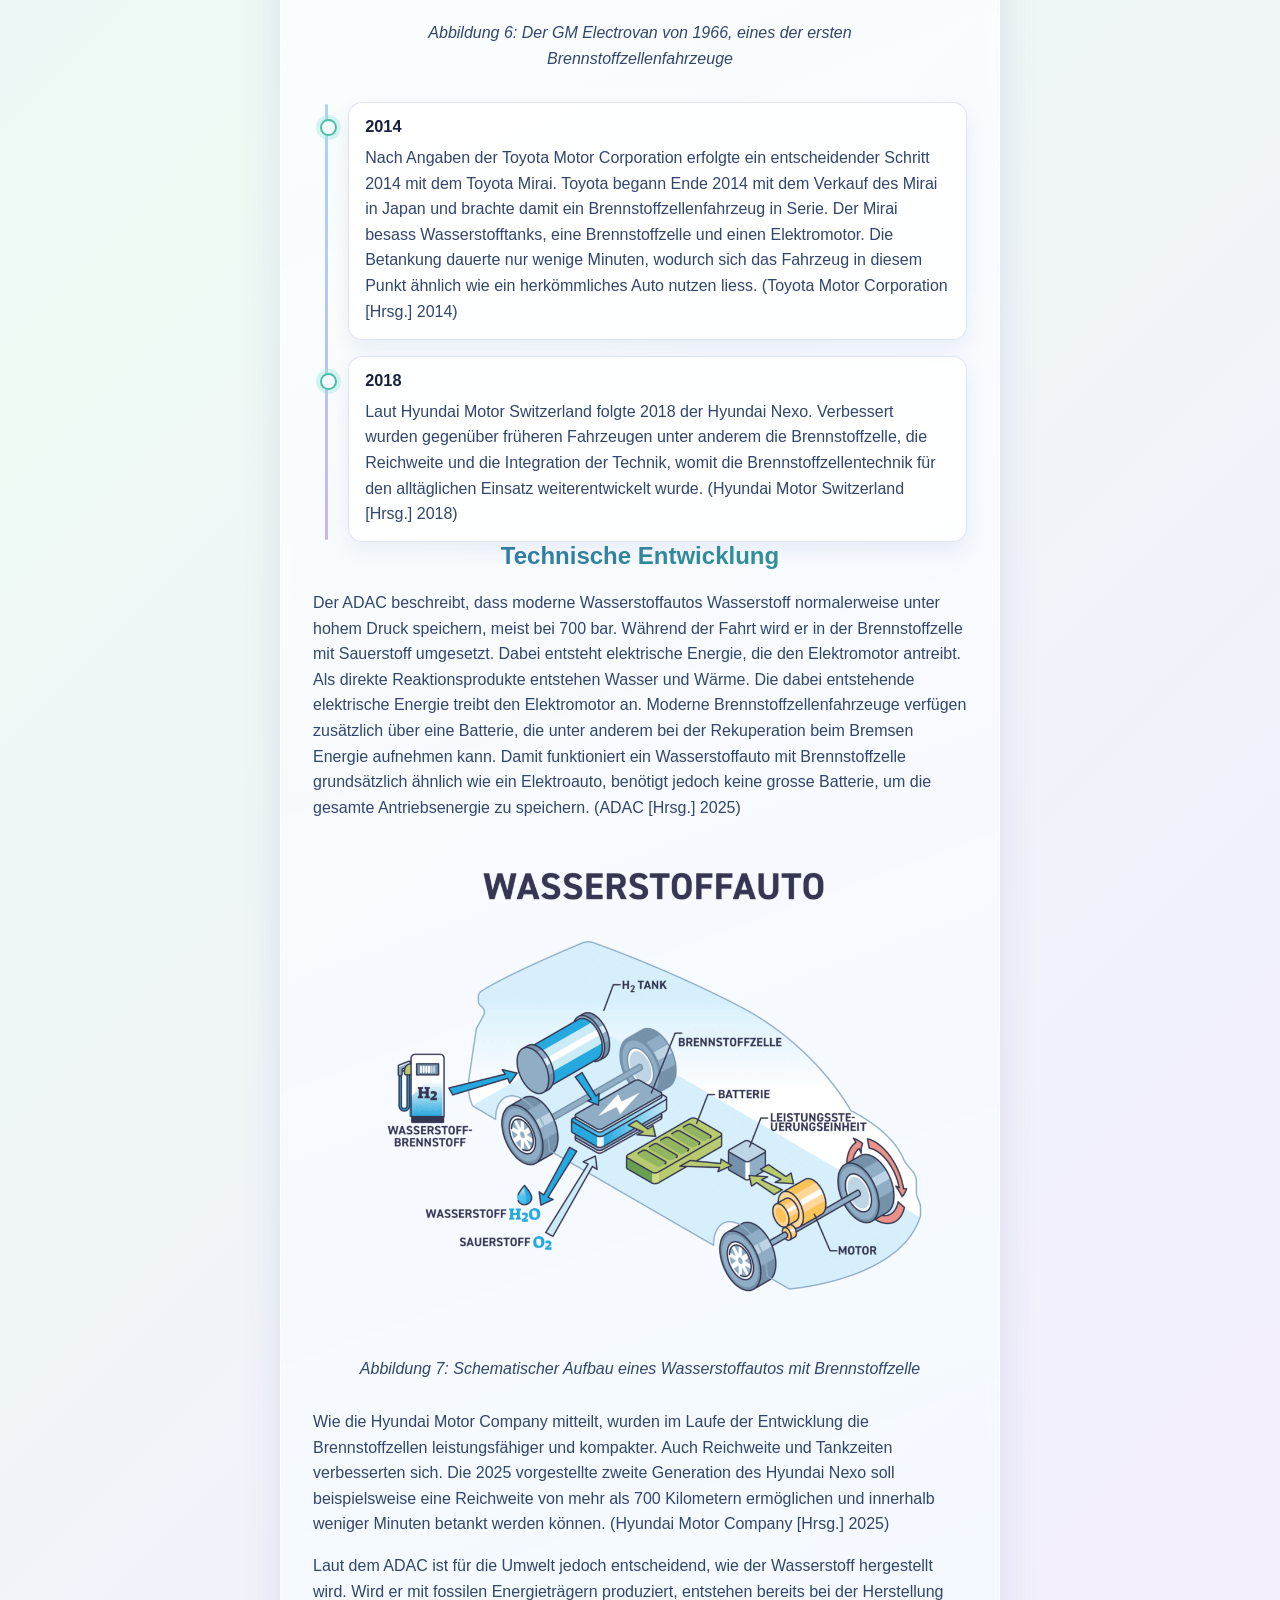
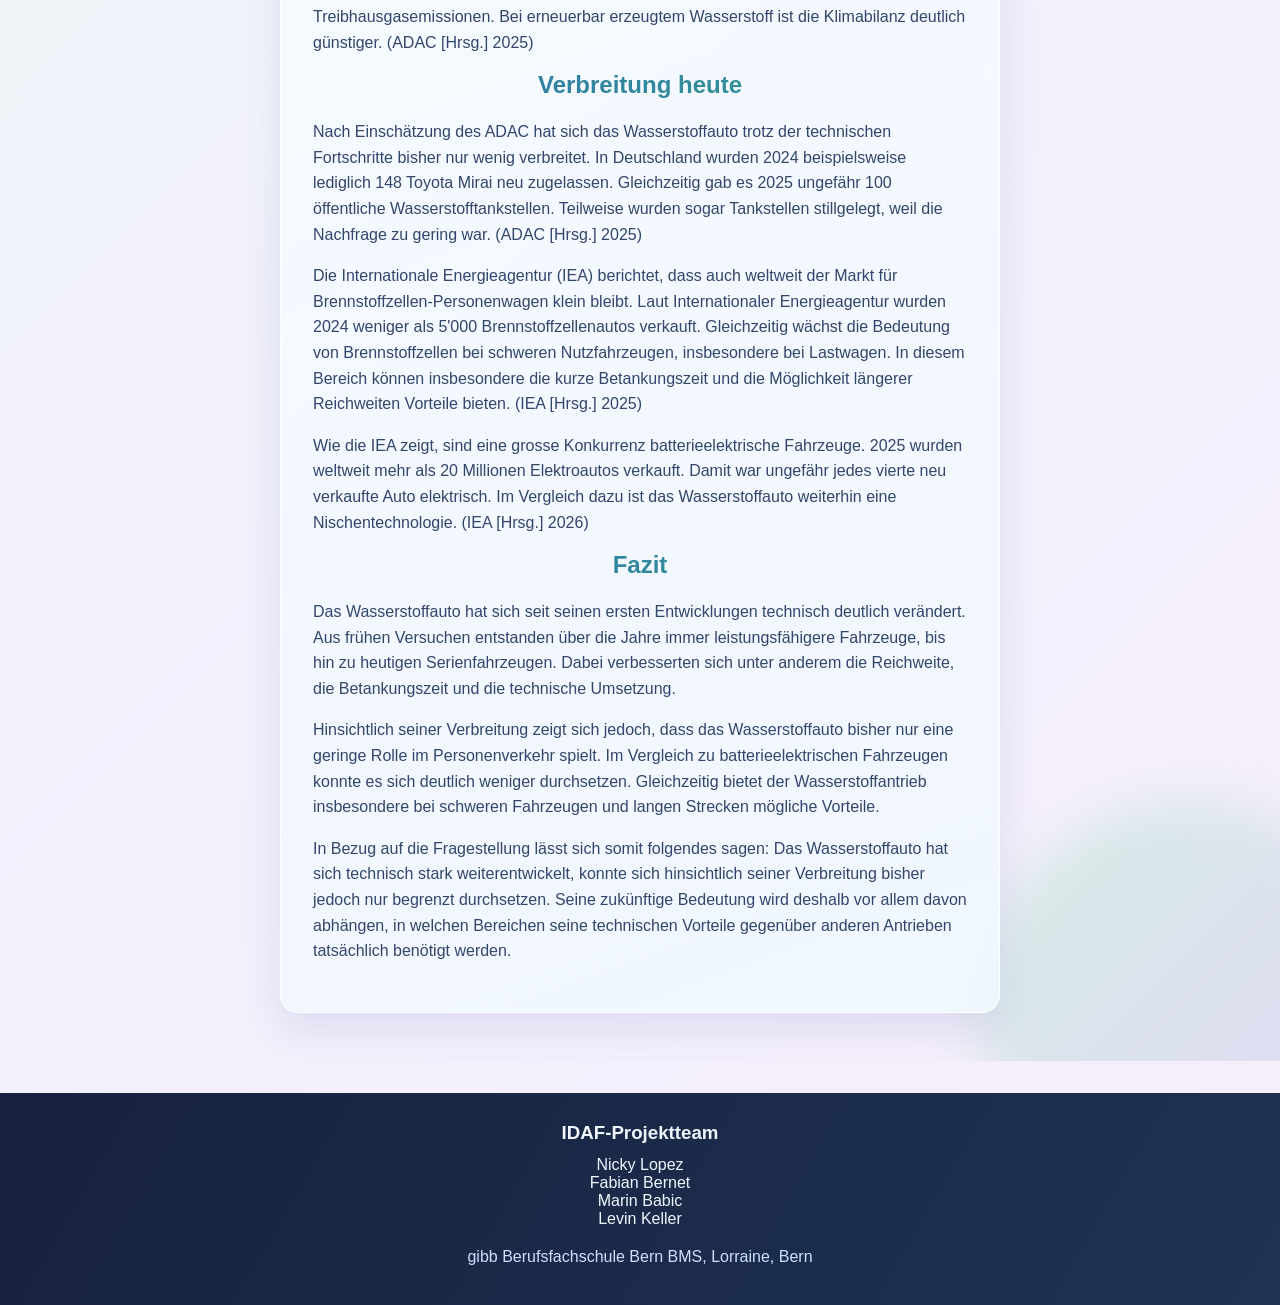
<file: bereiche/geschichte-quellenarbeit.html>
<!doctype html>
<html lang="de">
<head>
    <meta charset="UTF-8"/>
    <meta name="viewport" content="width=device-width, initial-scale=1.0"/>
    <title>IDAF – Geschichte &amp; Politik – Quellenarbeit</title>
    <link rel="stylesheet" href="../styles.css"/>
</head>

<body class="content-page">
<a class="back-link" href="../bereiche.html">&larr; Zurück zu den Themen</a>

<main>
    <div class="content">

        <section class="card">
            <p class="subtitle">Historischer Teil</p>

            <h1>Quellenarbeit</h1>

            <blockquote class="question">
                Wie hat sich das Wasserstoffauto technisch und hinsichtlich seiner
                Verbreitung von den ersten Fahrzeugen bis heute entwickelt?
            </blockquote>

            <h2>Einleitung</h2>

            <p>
                Wasserstoff wird seit vielen Jahren als mögliche Alternative für
                den Verkehr betrachtet. Dabei stellt sich die Frage, welche Rolle
                wasserstoffbetriebene Fahrzeuge in der Entwicklung des Verkehrs
                einnehmen können. Die Entwicklung des Wasserstoffautos umfasst
                dabei sowohl technische Veränderungen als auch Veränderungen in
                seiner Verbreitung.
            </p>

            <p>
                Im Mittelpunkt dieser Arbeit steht die Entwicklung des
                Wasserstoffautos. Dabei wird sowohl die technische Entwicklung als
                auch die Veränderung seiner Verbreitung betrachtet. Von Interesse
                ist insbesondere, welche Veränderungen im Laufe der Zeit
                stattgefunden haben und welchen Stellenwert das Wasserstoffauto
                heute einnimmt.
            </p>

            <h2>Die wichtigsten Meilensteine</h2>

            <div class="timeline">

                <article class="timeline-item">
                    <h3>1807</h3>

                    <p>
                        Wróbel et al. beschreiben, dass sich die Entwicklung von den
                        ersten experimentellen Wasserstofffahrzeugen bis zu heutigen
                        Serienfahrzeugen über mehr als 200 Jahre erstreckte. Ein früher
                        Meilenstein war das Fahrzeug des Schweizer Erfinders François
                        Isaac de Rivaz. Er entwickelte Anfang des 19. Jahrhunderts
                        einen Verbrennungsmotor, der mit einem Wasserstoff-Sauerstoff-Gemisch
                        betrieben wurde. 1807 setzte er diese Technik in einem
                        experimentellen Fahrzeug ein. Damit gehörte er zu den ersten
                        Personen, die einen Wasserstoffantrieb mit Verbrennungsmotor
                        praktisch erprobten. (Wróbel et al. 2022)
                    </p>
                </article>

                <article class="timeline-item">
                    <h3>1966</h3>

                    <p>
                        Gemäss General Motors entwickelte das Unternehmen 1966 mit dem
                        Electrovan das erste Brennstoffzellenfahrzeug. Hier wurde
                        Wasserstoff nicht verbrannt, sondern in einer Brennstoffzelle
                        zur Erzeugung elektrischer Energie verwendet. Das Fahrzeug war
                        jedoch noch ein Versuchsprojekt und für einen normalen Einsatz
                        auf öffentlichen Strassen zu aufwendig. (General Motors
                        [Hrsg.] 2025)
                    </p>
                </article>

            </div>

            <figure class="figure">
                <img src="../resources/images/gup_idaf_gm_electrovan.jpg" width="600" alt="GM Electrovan">

                <p class="caption">
                    Abbildung 6: Der GM Electrovan von 1966, eines der ersten
                    Brennstoffzellenfahrzeuge
                </p>
            </figure>

            <div class="timeline">

                <article class="timeline-item">
                    <h3>2014</h3>

                    <p>
                        Nach Angaben der Toyota Motor Corporation erfolgte ein
                        entscheidender Schritt 2014 mit dem Toyota Mirai. Toyota begann
                        Ende 2014 mit dem Verkauf des Mirai in Japan und brachte damit
                        ein Brennstoffzellenfahrzeug in Serie. Der Mirai besass
                        Wasserstofftanks, eine Brennstoffzelle und einen Elektromotor.
                        Die Betankung dauerte nur wenige Minuten, wodurch sich das
                        Fahrzeug in diesem Punkt ähnlich wie ein herkömmliches Auto
                        nutzen liess. (Toyota Motor Corporation [Hrsg.] 2014)
                    </p>
                </article>

                <article class="timeline-item">
                    <h3>2018</h3>

                    <p>
                        Laut Hyundai Motor Switzerland folgte 2018 der Hyundai Nexo.
                        Verbessert wurden gegenüber früheren Fahrzeugen unter anderem
                        die Brennstoffzelle, die Reichweite und die Integration der
                        Technik, womit die Brennstoffzellentechnik für den alltäglichen
                        Einsatz weiterentwickelt wurde. (Hyundai Motor Switzerland
                        [Hrsg.] 2018)
                    </p>
                </article>

            </div>

            <h2>Technische Entwicklung</h2>

            <p>
                Der ADAC beschreibt, dass moderne Wasserstoffautos Wasserstoff
                normalerweise unter hohem Druck speichern, meist bei 700 bar.
                Während der Fahrt wird er in der Brennstoffzelle mit Sauerstoff
                umgesetzt. Dabei entsteht elektrische Energie, die den Elektromotor
                antreibt. Als direkte Reaktionsprodukte entstehen Wasser und Wärme.
                Die dabei entstehende elektrische Energie treibt den Elektromotor
                an. Moderne Brennstoffzellenfahrzeuge verfügen zusätzlich über eine
                Batterie, die unter anderem bei der Rekuperation beim Bremsen
                Energie aufnehmen kann. Damit funktioniert ein Wasserstoffauto mit
                Brennstoffzelle grundsätzlich ähnlich wie ein Elektroauto, benötigt
                jedoch keine grosse Batterie, um die gesamte Antriebsenergie zu
                speichern. (ADAC [Hrsg.] 2025)
            </p>

            <figure class="figure">
                <img src="../resources/images/gub_idaf_wasserstoffauto_diagramm.png" width="600"
                     alt="Wasserstoffautos mit Brennstoffzelle">

                <p class="caption">
                    Abbildung 7: Schematischer Aufbau eines Wasserstoffautos mit Brennstoffzelle
                </p>
            </figure>

            <p>
                Wie die Hyundai Motor Company mitteilt, wurden im Laufe der
                Entwicklung die Brennstoffzellen leistungsfähiger und kompakter.
                Auch Reichweite und Tankzeiten verbesserten sich. Die 2025
                vorgestellte zweite Generation des Hyundai Nexo soll beispielsweise
                eine Reichweite von mehr als 700 Kilometern ermöglichen und
                innerhalb weniger Minuten betankt werden können. (Hyundai Motor
                Company [Hrsg.] 2025)
            </p>

            <p>
                Laut dem ADAC ist für die Umwelt jedoch entscheidend, wie der
                Wasserstoff hergestellt wird. Wird er mit fossilen Energieträgern
                produziert, entstehen bereits bei der Herstellung
                Treibhausgasemissionen. Bei erneuerbar erzeugtem Wasserstoff ist die
                Klimabilanz deutlich günstiger. (ADAC [Hrsg.] 2025)
            </p>

            <h2>Verbreitung heute</h2>

            <p>
                Nach Einschätzung des ADAC hat sich das Wasserstoffauto trotz der
                technischen Fortschritte bisher nur wenig verbreitet. In
                Deutschland wurden 2024 beispielsweise lediglich 148 Toyota Mirai
                neu zugelassen. Gleichzeitig gab es 2025 ungefähr 100 öffentliche
                Wasserstofftankstellen. Teilweise wurden sogar Tankstellen
                stillgelegt, weil die Nachfrage zu gering war. (ADAC [Hrsg.] 2025)
            </p>

            <p>
                Die Internationale Energieagentur (IEA) berichtet, dass auch
                weltweit der Markt für Brennstoffzellen-Personenwagen klein bleibt.
                Laut Internationaler Energieagentur wurden 2024 weniger als 5'000
                Brennstoffzellenautos verkauft. Gleichzeitig wächst die Bedeutung
                von Brennstoffzellen bei schweren Nutzfahrzeugen, insbesondere bei
                Lastwagen. In diesem Bereich können insbesondere die kurze
                Betankungszeit und die Möglichkeit längerer Reichweiten Vorteile
                bieten. (IEA [Hrsg.] 2025)
            </p>

            <p>
                Wie die IEA zeigt, sind eine grosse Konkurrenz batterieelektrische
                Fahrzeuge. 2025 wurden weltweit mehr als 20 Millionen Elektroautos
                verkauft. Damit war ungefähr jedes vierte neu verkaufte Auto
                elektrisch. Im Vergleich dazu ist das Wasserstoffauto weiterhin
                eine Nischentechnologie. (IEA [Hrsg.] 2026)
            </p>

            <h2>Fazit</h2>

            <p>
                Das Wasserstoffauto hat sich seit seinen ersten Entwicklungen
                technisch deutlich verändert. Aus frühen Versuchen entstanden über
                die Jahre immer leistungsfähigere Fahrzeuge, bis hin zu heutigen
                Serienfahrzeugen. Dabei verbesserten sich unter anderem die
                Reichweite, die Betankungszeit und die technische Umsetzung.
            </p>

            <p>
                Hinsichtlich seiner Verbreitung zeigt sich jedoch, dass das
                Wasserstoffauto bisher nur eine geringe Rolle im Personenverkehr
                spielt. Im Vergleich zu batterieelektrischen Fahrzeugen konnte es
                sich deutlich weniger durchsetzen. Gleichzeitig bietet der
                Wasserstoffantrieb insbesondere bei schweren Fahrzeugen und langen
                Strecken mögliche Vorteile.
            </p>

            <p>
                In Bezug auf die Fragestellung lässt sich somit folgendes sagen:
                Das Wasserstoffauto hat sich technisch stark weiterentwickelt,
                konnte sich hinsichtlich seiner Verbreitung bisher jedoch nur
                begrenzt durchsetzen. Seine zukünftige Bedeutung wird deshalb vor
                allem davon abhängen, in welchen Bereichen seine technischen
                Vorteile gegenüber anderen Antrieben tatsächlich benötigt werden.
            </p>

        </section>

    </div>

    <div class="page-navigation">
        <a href="geschichte-fragestellung.html" class="nav-link">
            <span class="nav-arrow">←</span>
            <span>Fragestellung</span>
        </a>

        <a href="geschichte-literatur.html" class="nav-link">
            <span>Literaturverzeichnis</span>
            <span class="nav-arrow">→</span>
        </a>
    </div>
</main>

<footer>
    <h3>IDAF-Projektteam</h3>

    <ul>
        <li>Nicky Lopez</li>
        <li>Fabian Bernet</li>
        <li>Marin Babic</li>
        <li>Levin Keller</li>
    </ul>

    <p>
        gibb Berufsfachschule Bern BMS, Lorraine, Bern
    </p>
</footer>
</body>
</html>
</file>
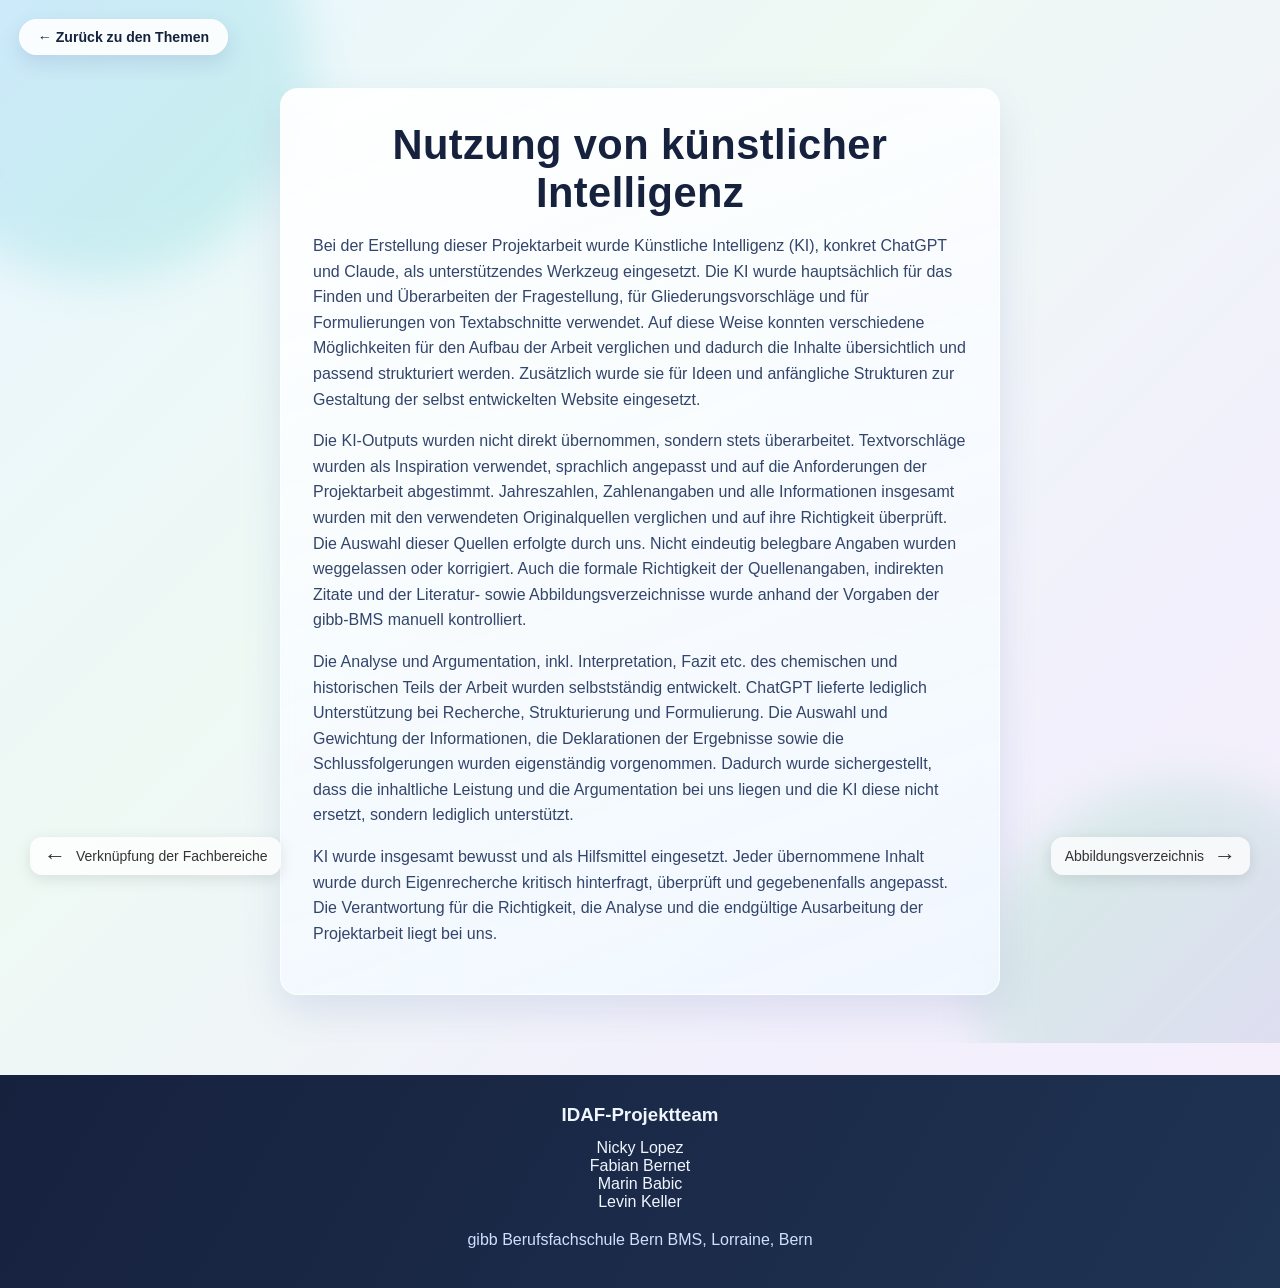
<file: bereiche/ki.html>
<!doctype html>
<html lang="de">
<head>
    <meta charset="UTF-8"/>
    <meta name="viewport" content="width=device-width, initial-scale=1.0"/>
    <title>IDAF – Nutzung von Künstlicher Intelligenz</title>
    <link rel="stylesheet" href="../styles.css"/>
</head>

<body class="content-page">
<a class="back-link" href="../bereiche.html">&larr; Zurück zu den Themen</a>

<main>
    <div class="content">

        <section class="card">
            <h1>Nutzung von künstlicher Intelligenz</h1>

            <p>
                Bei der Erstellung dieser Projektarbeit wurde Künstliche Intelligenz (KI), konkret ChatGPT und Claude,
                als unterstützendes Werkzeug eingesetzt. Die KI wurde hauptsächlich für das Finden und Überarbeiten der
                Fragestellung, für Gliederungsvorschläge und für Formulierungen von Textabschnitte verwendet. Auf diese
                Weise konnten verschiedene Möglichkeiten für den Aufbau der Arbeit verglichen und dadurch die Inhalte
                übersichtlich und passend strukturiert werden. Zusätzlich wurde sie für Ideen und anfängliche Strukturen
                zur Gestaltung der selbst entwickelten Website eingesetzt.
            </p>

            <p>
                Die KI-Outputs wurden nicht direkt übernommen, sondern stets überarbeitet. Textvorschläge wurden als
                Inspiration verwendet, sprachlich angepasst und auf die Anforderungen der Projektarbeit abgestimmt.
                Jahreszahlen, Zahlenangaben und alle Informationen insgesamt wurden mit den verwendeten Originalquellen
                verglichen und auf ihre Richtigkeit überprüft. Die Auswahl dieser Quellen erfolgte durch uns. Nicht
                eindeutig belegbare Angaben wurden weggelassen oder korrigiert. Auch die formale Richtigkeit der
                Quellenangaben, indirekten Zitate und der Literatur- sowie Abbildungsverzeichnisse wurde anhand der
                Vorgaben der gibb-BMS manuell kontrolliert.
            </p>

            <p>
                Die Analyse und Argumentation, inkl. Interpretation, Fazit etc. des chemischen und historischen Teils
                der Arbeit wurden selbstständig entwickelt. ChatGPT lieferte lediglich Unterstützung bei Recherche,
                Strukturierung und Formulierung. Die Auswahl und Gewichtung der Informationen, die Deklarationen der
                Ergebnisse sowie die Schlussfolgerungen wurden eigenständig vorgenommen. Dadurch wurde sichergestellt,
                dass die inhaltliche Leistung und die Argumentation bei uns liegen und die KI diese nicht ersetzt,
                sondern lediglich unterstützt.
            </p>

            <p>
                KI wurde insgesamt bewusst und als Hilfsmittel eingesetzt. Jeder übernommene Inhalt wurde durch
                Eigenrecherche kritisch hinterfragt, überprüft und gegebenenfalls angepasst. Die Verantwortung für die
                Richtigkeit, die Analyse und die endgültige Ausarbeitung der Projektarbeit liegt bei uns.
            </p>
        </section>

    </div>

    <div class="page-navigation">
        <a href="verknuepfung.html" class="nav-link">
            <span class="nav-arrow">←</span>
            <span>Verknüpfung der Fachbereiche</span>
        </a>

        <a href="abbildungsverzeichnis.html" class="nav-link">
            <span>Abbildungsverzeichnis</span>
            <span class="nav-arrow">→</span>
        </a>
    </div>
</main>

<footer>
    <h3>IDAF-Projektteam</h3>

    <ul>
        <li>Nicky Lopez</li>
        <li>Fabian Bernet</li>
        <li>Marin Babic</li>
        <li>Levin Keller</li>
    </ul>

    <p>
        gibb Berufsfachschule Bern BMS, Lorraine, Bern
    </p>
</footer>
</body>
</html>
</file>
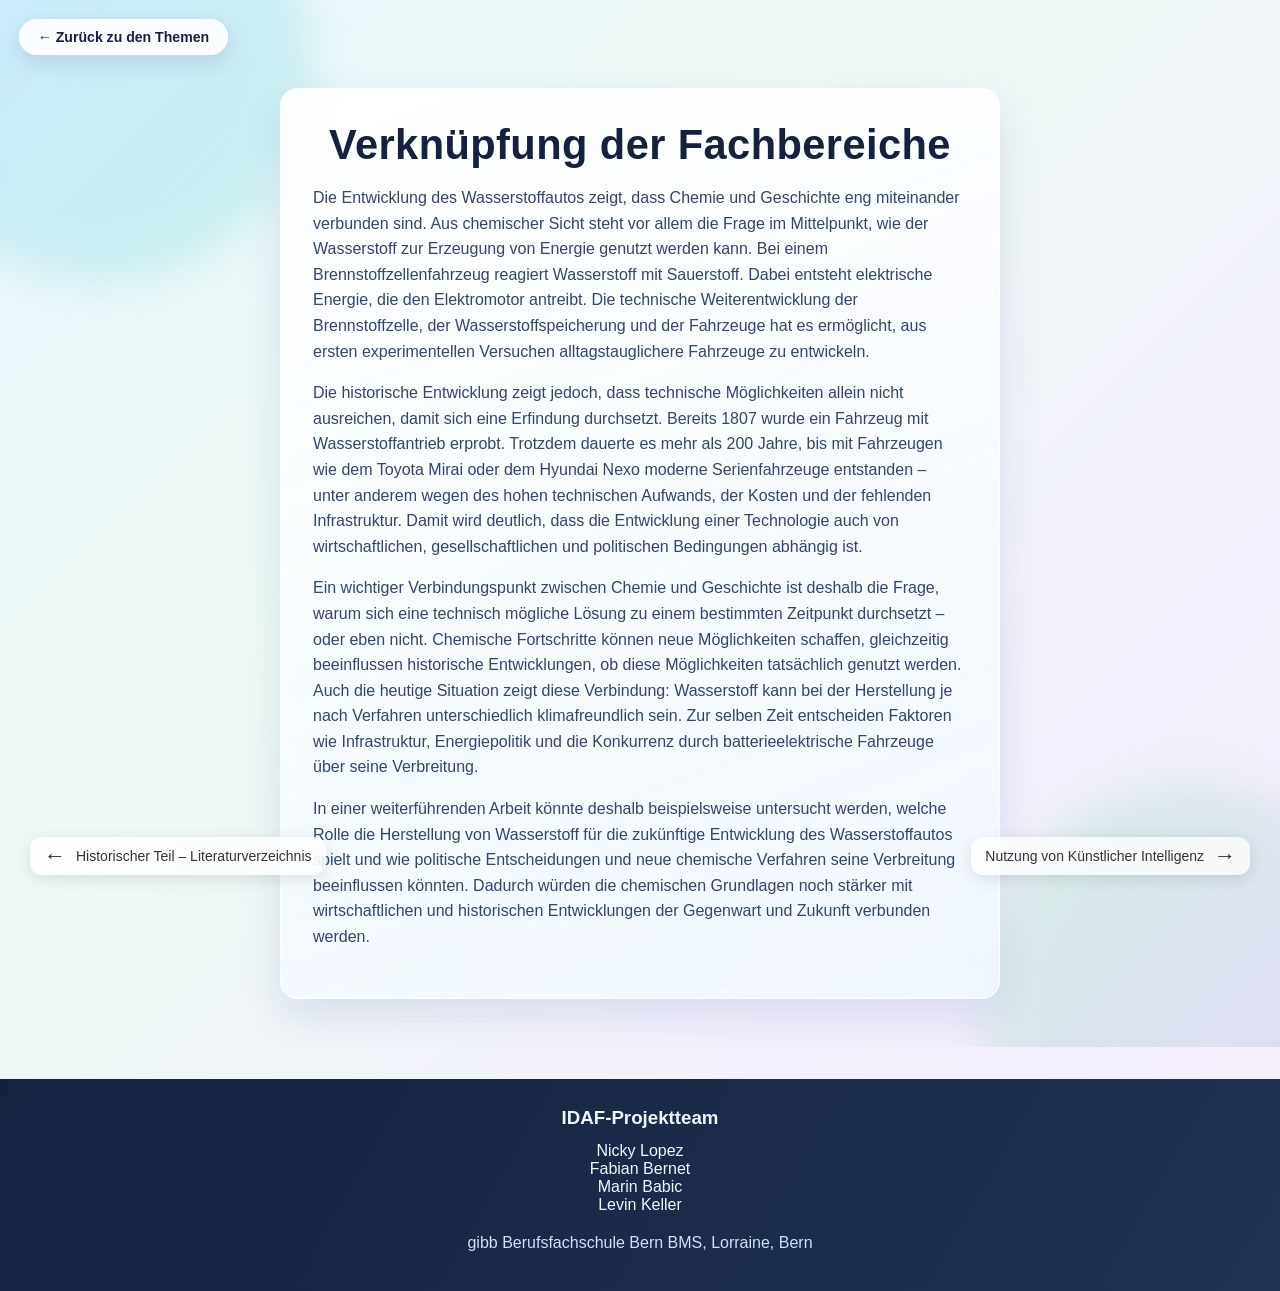
<file: bereiche/verknuepfung.html>
<!doctype html>
<html lang="de">
<head>
    <meta charset="UTF-8"/>
    <meta name="viewport" content="width=device-width, initial-scale=1.0"/>
    <title>IDAF – Verknüpfung der Fachbereiche</title>
    <link rel="stylesheet" href="../styles.css"/>
</head>

<body class="content-page">
<a class="back-link" href="../bereiche.html">&larr; Zurück zu den Themen</a>

<main>
    <div class="content">

        <section class="card">
            <h1>Verknüpfung der Fachbereiche</h1>

            <p>
                Die Entwicklung des Wasserstoffautos zeigt, dass Chemie und Geschichte eng miteinander verbunden sind.
                Aus chemischer Sicht steht vor allem die Frage im Mittelpunkt, wie der Wasserstoff zur Erzeugung von
                Energie genutzt werden kann. Bei einem Brennstoffzellenfahrzeug reagiert Wasserstoff mit Sauerstoff.
                Dabei entsteht elektrische Energie, die den Elektromotor antreibt. Die technische Weiterentwicklung der
                Brennstoffzelle, der Wasserstoffspeicherung und der Fahrzeuge hat es ermöglicht, aus ersten
                experimentellen Versuchen alltagstauglichere Fahrzeuge zu entwickeln.
            </p>

            <p>
                Die historische Entwicklung zeigt jedoch, dass technische Möglichkeiten allein nicht ausreichen, damit
                sich eine Erfindung durchsetzt. Bereits 1807 wurde ein Fahrzeug mit Wasserstoffantrieb erprobt. Trotzdem
                dauerte es mehr als 200 Jahre, bis mit Fahrzeugen wie dem Toyota Mirai oder dem Hyundai Nexo moderne
                Serienfahrzeuge entstanden – unter anderem wegen des hohen technischen Aufwands, der Kosten und der
                fehlenden Infrastruktur. Damit wird deutlich, dass die Entwicklung einer Technologie auch von
                wirtschaftlichen, gesellschaftlichen und politischen Bedingungen abhängig ist.
            </p>

            <p>
                Ein wichtiger Verbindungspunkt zwischen Chemie und Geschichte ist deshalb die Frage, warum sich eine
                technisch mögliche Lösung zu einem bestimmten Zeitpunkt durchsetzt – oder eben nicht. Chemische
                Fortschritte können neue Möglichkeiten schaffen, gleichzeitig beeinflussen historische Entwicklungen, ob
                diese Möglichkeiten tatsächlich genutzt werden. Auch die heutige Situation zeigt diese Verbindung:
                Wasserstoff kann bei der Herstellung je nach Verfahren unterschiedlich klimafreundlich sein. Zur selben
                Zeit entscheiden Faktoren wie Infrastruktur, Energiepolitik und die Konkurrenz durch batterieelektrische
                Fahrzeuge über seine Verbreitung.
            </p>

            <p>
                In einer weiterführenden Arbeit könnte deshalb beispielsweise untersucht werden, welche Rolle die
                Herstellung von Wasserstoff für die zukünftige Entwicklung des Wasserstoffautos spielt und wie
                politische Entscheidungen und neue chemische Verfahren seine Verbreitung beeinflussen könnten. Dadurch
                würden die chemischen Grundlagen noch stärker mit wirtschaftlichen und historischen Entwicklungen der
                Gegenwart und Zukunft verbunden werden.
            </p>
        </section>

    </div>

    <div class="page-navigation">
        <a href="geschichte-literatur.html" class="nav-link">
            <span class="nav-arrow">←</span>
            <span>Historischer Teil – Literaturverzeichnis</span>
        </a>

        <a href="ki.html" class="nav-link">
            <span>Nutzung von Künstlicher Intelligenz</span>
            <span class="nav-arrow">→</span>
        </a>
    </div>
</main>

<footer>
    <h3>IDAF-Projektteam</h3>

    <ul>
        <li>Nicky Lopez</li>
        <li>Fabian Bernet</li>
        <li>Marin Babic</li>
        <li>Levin Keller</li>
    </ul>

    <p>
        gibb Berufsfachschule Bern BMS, Lorraine, Bern
    </p>
</footer>
</body>
</html>
</file>
<file: styles.css>
:root {
  color-scheme: light;

  --pastel-blue: #a8d4ff;
  --pastel-turquoise: #8fe3d8;
  --pastel-green: #a9e8c2;
  --pastel-purple: #c8b6f2;
  --pastel-violet: #b8a4e8;

  --ink: #16213e;
  --ink-soft: #33456b;
  --surface: rgba(255, 255, 255, 0.72);
  --surface-strong: rgba(255, 255, 255, 0.88);
}

* {
  box-sizing: border-box;
}

body {
  margin: 0;
  font-family: "Segoe UI", Arial, sans-serif;
  color: var(--ink);
  background: linear-gradient(135deg, #eaf6ff 0%, #eef9f4 35%, #f2f0fc 70%, #f6eefc 100%);
}

/* ---------------------------------- */
/* Landing page                       */
/* ---------------------------------- */

.landing-page {
  min-height: 100vh;
}

.landing {
  position: relative;
  min-height: 100vh;
  display: flex;
  align-items: center;
  justify-content: center;
  overflow: hidden;
  padding: 2rem;
  background:
    radial-gradient(circle at 12% 18%, rgba(168, 212, 255, 0.55), transparent 55%),
    radial-gradient(circle at 85% 15%, rgba(200, 182, 242, 0.5), transparent 50%),
    radial-gradient(circle at 20% 90%, rgba(169, 232, 194, 0.55), transparent 55%),
    radial-gradient(circle at 88% 85%, rgba(143, 227, 216, 0.5), transparent 55%),
    linear-gradient(160deg, #f7fbff 0%, #f4f7fc 100%);
}

.landing::before,
.landing::after {
  content: "";
  position: absolute;
  z-index: 0;
  border-radius: 50%;
  filter: blur(30px);
  opacity: 0.55;
  animation: drift 16s ease-in-out infinite alternate;
}

.landing::before {
  width: 420px;
  height: 420px;
  top: -140px;
  left: -120px;
  background: linear-gradient(135deg, var(--pastel-blue), var(--pastel-turquoise));
}

.landing::after {
  width: 460px;
  height: 460px;
  bottom: -160px;
  right: -140px;
  background: linear-gradient(135deg, var(--pastel-purple), var(--pastel-violet));
  animation-delay: 2s;
}

.landing-card {
  position: relative;
  z-index: 1;
  width: min(560px, 100%);
  text-align: center;
  padding: 3.2rem 2.6rem;
  border-radius: 28px;
  background: var(--surface-strong);
  border: 1px solid rgba(255, 255, 255, 0.8);
  backdrop-filter: blur(10px);
  box-shadow: 0 30px 70px rgba(70, 90, 160, 0.18);
  transform: translateY(16px);
  opacity: 0;
  animation: reveal 800ms ease forwards;
}

.landing-kicker {
  margin: 0 0 0.4rem;
  font-size: 0.82rem;
  font-weight: 600;
  letter-spacing: 0.14em;
  text-transform: uppercase;
  background: linear-gradient(90deg, #3f8fd0, #4bbfa8);
  -webkit-background-clip: text;
  background-clip: text;
  color: transparent;
}

.landing-title {
  margin: 0;
  font-size: clamp(3.2rem, 10vw, 5rem);
  font-weight: 800;
  letter-spacing: 0.03em;
  background: linear-gradient(100deg, #3f8fd0 0%, #4bbfa8 35%, #52c48a 60%, #9b7fe0 100%);
  -webkit-background-clip: text;
  background-clip: text;
  color: transparent;
}

.landing-subtitle {
  margin: 0.9rem 0 0;
  font-size: 1.05rem;
  line-height: 1.55;
  color: var(--ink-soft);
}

.landing-spacer {
  height: 1.6rem;
}

.landing-team {
  list-style: none;
  margin: 0 0 2.2rem;
  padding: 0;
  display: grid;
  gap: 0.35rem;
  font-size: 0.98rem;
  color: var(--ink-soft);
}

.landing-team li {
  font-weight: 500;
}

.start-button {
  display: inline-flex;
  align-items: center;
  gap: 0.55rem;
  padding: 0.9rem 2rem;
  border-radius: 999px;
  font-size: 1.02rem;
  font-weight: 600;
  color: #ffffff;
  text-decoration: none;
  background: linear-gradient(120deg, #4c9de0, #45c7ab, #7fb894);
  background-size: 180% 180%;
  box-shadow: 0 14px 34px rgba(70, 150, 170, 0.35);
  transition: transform 220ms ease, box-shadow 220ms ease, background-position 400ms ease;
}

.start-button:hover {
  transform: translateY(-3px);
  box-shadow: 0 20px 42px rgba(70, 150, 170, 0.42);
  background-position: 100% 0%;
}

.start-button:active {
  transform: translateY(-1px);
}

.start-button-arrow {
  transition: transform 220ms ease;
}

.start-button:hover .start-button-arrow {
  transform: translateX(4px);
}

/* ---------------------------------- */
/* Content page                       */
/* ---------------------------------- */

.content-page {
  min-height: 100vh;
}

.back-link {
  position: fixed;
  top: 1.2rem;
  left: 1.2rem;
  z-index: 5;
  display: inline-flex;
  align-items: center;
  padding: 0.55rem 1.1rem;
  border-radius: 999px;
  font-size: 0.88rem;
  font-weight: 600;
  color: var(--ink);
  text-decoration: none;
  background: var(--surface-strong);
  border: 1px solid rgba(255, 255, 255, 0.8);
  box-shadow: 0 8px 20px rgba(60, 80, 140, 0.14);
  transition: transform 180ms ease, box-shadow 180ms ease;
}

.back-link:hover {
  transform: translateY(-2px);
  box-shadow: 0 12px 26px rgba(60, 80, 140, 0.2);
}

main {
  min-height: 100vh;
  padding: 5.5rem 1.5rem 3rem;
  position: relative;
  overflow: hidden;
}

main::before,
main::after {
  content: "";
  position: absolute;
  z-index: -1;
  width: 420px;
  height: 420px;
  border-radius: 50%;
  filter: blur(24px);
  opacity: 0.4;
  animation: drift 14s ease-in-out infinite alternate;
}

main::before {
  top: -140px;
  left: -110px;
  background: linear-gradient(135deg, var(--pastel-blue), var(--pastel-turquoise));
}

main::after {
  bottom: -160px;
  right: -120px;
  background: linear-gradient(135deg, var(--pastel-green), var(--pastel-purple));
  animation-delay: 1.5s;
}

.content {
  max-width: 760px;
  margin: 0 auto;
  display: grid;
  gap: 1.5rem;
}

.card {
  max-width: 720px;
  width: 100%;
  margin: 0 auto;
  background: linear-gradient(160deg, rgba(255, 255, 255, 0.92), rgba(240, 248, 255, 0.86));
  border: 1px solid rgba(255, 255, 255, 0.7);
  backdrop-filter: blur(6px);
  border-radius: 18px;
  padding: 2rem;
  box-shadow: 0 16px 38px rgba(80, 100, 170, 0.14);
  text-align: center;
  transform: translateY(24px);
  opacity: 0;
  animation: reveal 700ms ease forwards;
  transition: transform 260ms ease, box-shadow 260ms ease;
}

.card:nth-child(2) {
  animation-delay: 160ms;
}

.card:hover {
  transform: translateY(-4px) scale(1.01);
  box-shadow: 0 20px 44px rgba(80, 100, 170, 0.2);
}

h1 {
  margin-top: 0;
  margin-bottom: 0.35rem;
  font-size: clamp(2rem, 4vw, 2.6rem);
  color: #16213e;
  letter-spacing: 0.01em;
}

h2 {
  margin-top: 0;
  background: linear-gradient(90deg, #2f6fae, #34a08c);
  -webkit-background-clip: text;
  background-clip: text;
  color: transparent;
}

.subtitle {
  margin-top: 0;
  margin-bottom: 0.6rem;
  font-weight: 600;
  letter-spacing: 0.08em;
  text-transform: uppercase;
  color: #4b7ab0;
}

p {
  line-height: 1.6;
  color: var(--ink-soft);
}

.toc {
  display: flex;
  flex-wrap: wrap;
  justify-content: center;
  gap: 0.55rem;
  margin: 0 0 1.6rem;
}

.toc a {
  padding: 0.42rem 1rem;
  border-radius: 999px;
  font-size: 0.86rem;
  font-weight: 600;
  text-decoration: none;
  color: #2f5d9a;
  background: linear-gradient(120deg, rgba(168, 212, 255, 0.35), rgba(200, 182, 242, 0.3));
  border: 1px solid rgba(140, 160, 220, 0.3);
  transition: transform 180ms ease, box-shadow 180ms ease, background 180ms ease;
}

.toc a:hover {
  transform: translateY(-2px);
  box-shadow: 0 8px 18px rgba(80, 100, 170, 0.18);
  background: linear-gradient(120deg, rgba(143, 227, 216, 0.4), rgba(169, 232, 194, 0.35));
}

section[id] {
  scroll-margin-top: 5.5rem;
}

h2[id] {
  scroll-margin-top: 5.5rem;
}

.question {
  margin: 0 0 1.4rem;
  padding: 1rem 1.4rem;
  border-left: 4px solid transparent;
  border-image: linear-gradient(180deg, var(--pastel-blue), var(--pastel-purple)) 1;
  background: linear-gradient(120deg, rgba(168, 212, 255, 0.16), rgba(200, 182, 242, 0.16));
  border-radius: 10px;
  font-size: 1.12rem;
  font-style: italic;
  color: #16213e;
  text-align: left;
}

.note {
  margin-top: 1.2rem;
  padding-top: 1.2rem;
  border-top: 1px dashed rgba(140, 160, 220, 0.4);
  font-size: 0.92rem;
  font-style: italic;
  color: #4b7ab0;
}

.turning-points {
  text-align: left;
  margin: 0;
  padding-left: 1.2rem;
}

.turning-points li {
  margin-bottom: 0.45rem;
  color: var(--ink-soft);
}

.timeline {
  position: relative;
  margin-top: 1.2rem;
  display: grid;
  gap: 1rem;
  padding-left: 2.2rem;
  text-align: left;
}

.timeline::before {
  content: "";
  position: absolute;
  top: 0.15rem;
  bottom: 0.15rem;
  left: 0.78rem;
  width: 3px;
  border-radius: 999px;
  background: linear-gradient(180deg, var(--pastel-blue), var(--pastel-purple));
}

.timeline-item {
  position: relative;
  background: rgba(255, 255, 255, 0.88);
  border: 1px solid rgba(140, 160, 220, 0.28);
  border-radius: 14px;
  padding: 0.9rem 1rem;
  box-shadow: 0 8px 20px rgba(80, 100, 170, 0.1);
  transition: transform 0.2s ease, border-color 0.2s ease, box-shadow 0.2s ease;
}

.timeline-item:hover {
  transform: translateX(3px);
  border-color: rgba(120, 160, 210, 0.7);
  box-shadow: 0 10px 24px rgba(80, 100, 170, 0.16);
}

.timeline-item::before {
  content: "";
  position: absolute;
  left: -1.82rem;
  top: 1.02rem;
  width: 0.8rem;
  height: 0.8rem;
  border-radius: 50%;
  border: 2px solid #4bbfa8;
  background: #f7fbff;
  box-shadow: 0 0 0 4px rgba(143, 227, 216, 0.35);
}

.timeline-item h3 {
  margin: 0;
  font-size: 1.02rem;
  color: #16213e;
}

.timeline-item p {
  margin: 0.55rem 0 0;
}

.anhang {
  max-width: 720px;
  width: 100%;
  margin: 0 auto;
  padding: 1.5rem 0.5rem 0;
  text-align: center;
}

footer {
  margin-top: 2rem;
  padding: 1.8rem 2rem 2.2rem;
  background: linear-gradient(120deg, #16213e, #1f3352);
  color: #f0f6ff;
  text-align: center;
}

footer h3 {
  margin-top: 0;
  margin-bottom: 0.8rem;
}

footer ul {
  list-style: none;
  margin: 0 0 1rem;
  padding: 0;
}

footer p {
  margin: 0;
  color: #cfe0ff;
}

@keyframes reveal {
  to {
    transform: translateY(0);
    opacity: 1;
  }
}

@keyframes drift {
  from {
    transform: translateY(0) translateX(0) scale(1);
  }
  to {
    transform: translateY(24px) translateX(16px) scale(1.07);
  }
}

@media (max-width: 640px) {
  .landing-card {
    padding: 2.4rem 1.6rem;
  }

  main {
    padding: 4.5rem 1rem 2.5rem;
  }
}

/* ---------------------------------- */
/* Topic overview / navigation cards  */
/* ---------------------------------- */

.topic-grid {
  display: grid;
  grid-template-columns: repeat(3, minmax(0, 1fr));
  gap: 1.2rem;
  margin-top: 1.5rem;
}

.topic-card {
  position: relative;
  display: flex;
  flex-direction: column;
  min-height: 220px;
  padding: 1.4rem;
  border: 1px solid rgba(255, 255, 255, 0.75);
  border-radius: 20px;
  background: rgba(255, 255, 255, 0.52);
  box-shadow: 0 10px 30px rgba(70, 100, 140, 0.08);
  color: inherit;
  text-decoration: none;
  overflow: hidden;
  transition:
      transform 0.25s ease,
      box-shadow 0.25s ease,
      background 0.25s ease;
}

.topic-card:hover {
  transform: translateY(-5px);
  background: rgba(255, 255, 255, 0.72);
  box-shadow: 0 16px 35px rgba(70, 100, 140, 0.14);
}

.topic-number {
  display: inline-block;
  margin-bottom: 1rem;
  font-size: 0.75rem;
  font-weight: 700;
  letter-spacing: 0.12em;
  color: #6d8eb3;
}

.topic-card h3 {
  margin: 0 0 0.7rem;
  color: #294b72;
  font-size: 1.15rem;
  line-height: 1.25;
}

.topic-card p {
  margin: 0;
  padding-right: 1rem;
  font-size: 0.92rem;
  line-height: 1.5;
}

.topic-arrow {
  position: absolute;
  right: 1.3rem;
  bottom: 1.1rem;
  font-size: 1.25rem;
  color: #4b7ab0;
  transition: transform 0.25s ease;
}

.topic-card:hover .topic-arrow {
  transform: translateX(4px);
}

.references-text p {
  text-align: left;
  margin-bottom: 1.15rem;
  line-height: 1.6;
}

.references-text a {
  color: #2f6fae;
  overflow-wrap: anywhere;
}

@media (max-width: 900px) {
  .topic-grid {
    grid-template-columns: repeat(2, minmax(0, 1fr));
  }
}

@media (max-width: 640px) {
  .topic-grid {
    grid-template-columns: 1fr;
  }

  .topic-card {
    min-height: 190px;
  }
}

.caption {
  font-style: italic;
  padding-bottom: 0.7rem;
}

.page-navigation {
  position: fixed;
  bottom: 25px;
  left: 0;
  width: 100%;
  display: flex;
  justify-content: space-between;
  align-items: center;
  padding: 0 30px;
  box-sizing: border-box;
  z-index: 100;
  pointer-events: none;
}

.nav-link {
  display: flex;
  align-items: center;
  gap: 10px;

  padding: 8px 14px;
  border-radius: 12px;

  background: rgba(255, 255, 255, 0.75);
  backdrop-filter: blur(10px);

  color: #333;
  text-decoration: none;
  font-size: 14px;
  font-weight: 500;

  box-shadow: 0 4px 15px rgba(0, 0, 0, 0.10);

  transition: transform 0.2s ease, background 0.2s ease;

  pointer-events: auto;
}

.nav-link:hover {
  transform: translateY(-2px);
  background: rgba(255, 255, 255, 0.95);
}

.nav-arrow {
  font-size: 22px;
  line-height: 1;
}

.card > p:not(.subtitle):not(.caption):not(.centered) {
  text-align: left;
}

.left{
  text-align: left;
  padding-left: 0.5cm;
}

.image-wrapper {
  position: relative;
  display: inline-block;
}

.image-wrapper img {
  display: block;
  max-width: 100%;
  height: auto;
}

.image-badge {
  position: absolute;
  right: 8px;
  bottom: 8px;

  width: 30px;
  height: 30px;
  display: flex;
  align-items: center;
  justify-content: center;

  background: rgba(0, 0, 0, 0.65);
  color: #fff;
  border-radius: 6px;

  text-decoration: none;
  font-size: 18px;
  line-height: 1;

  opacity: 0.6;
  transition: 0.2s ease;
}

.image-badge:hover {
  background: rgba(0, 0, 0, 0.9);
  opacity: 0.8;
  transform: scale(1.05);
}
</file>
